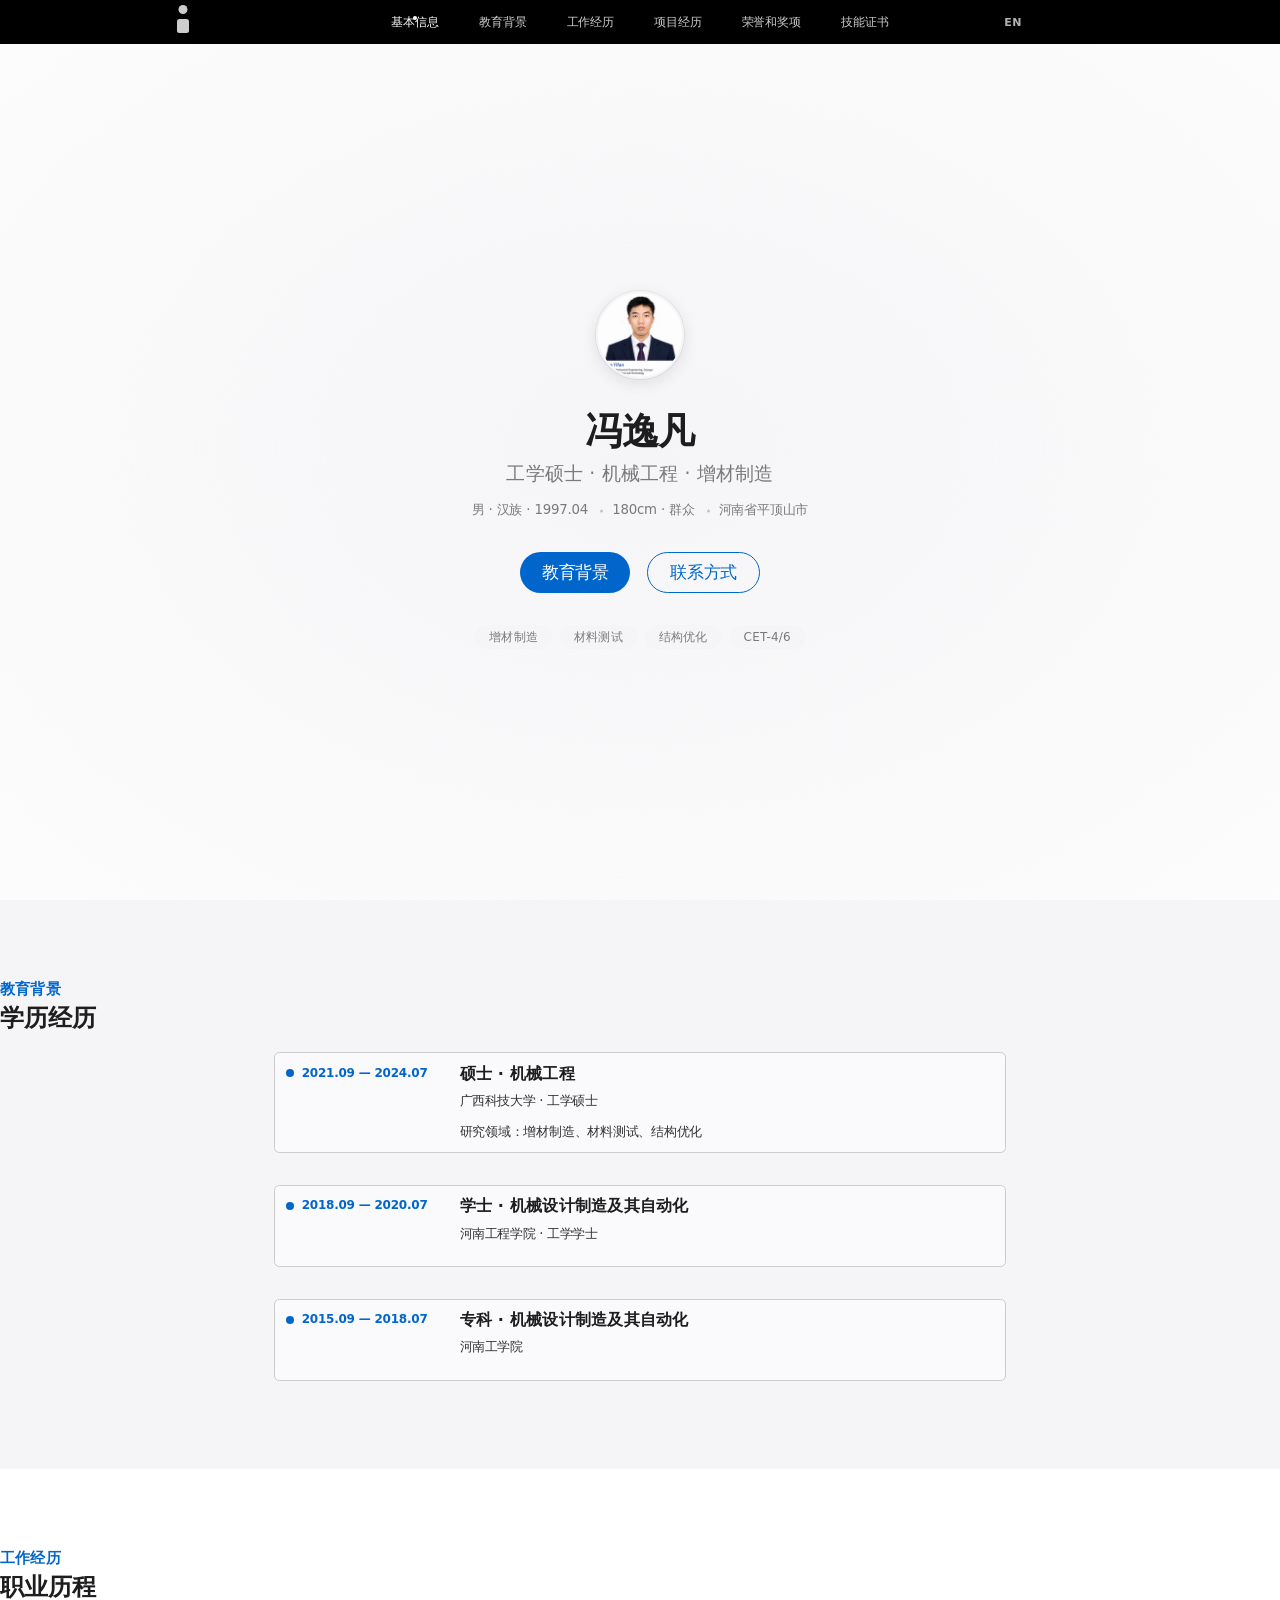
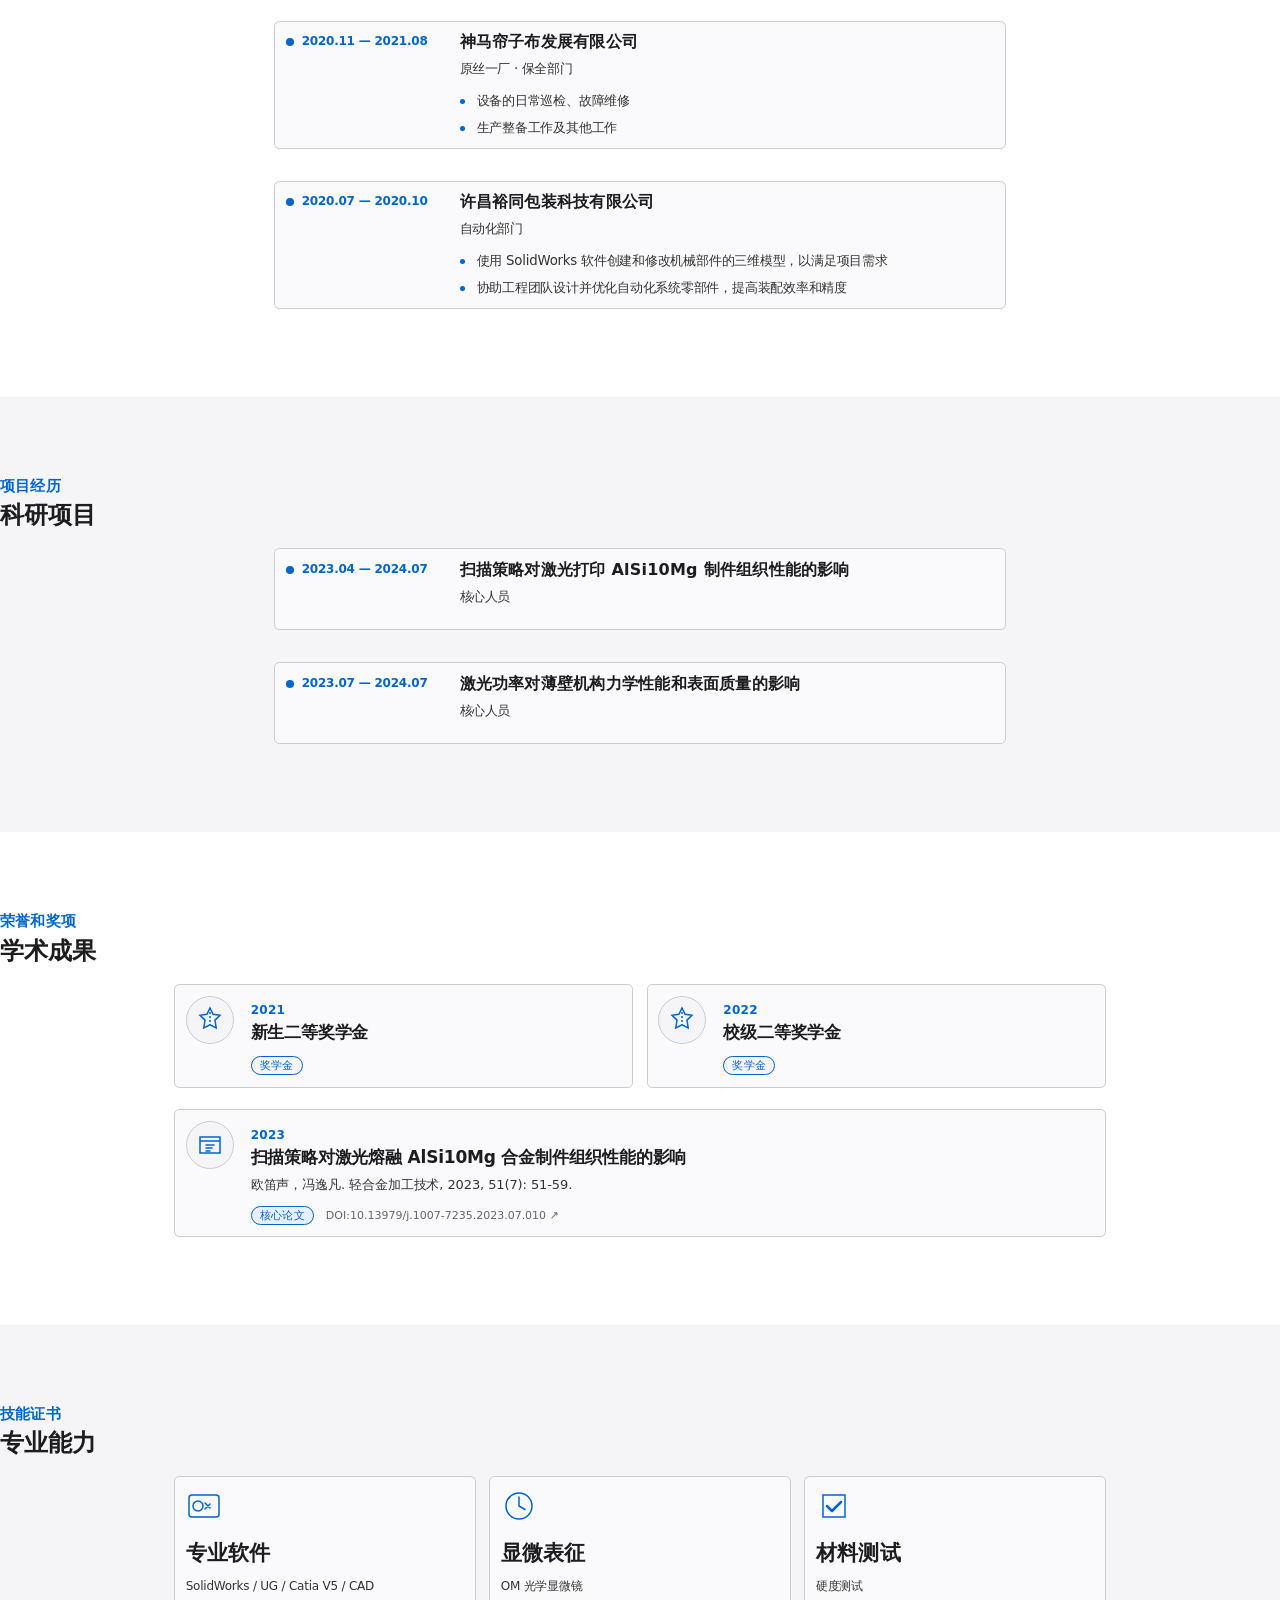
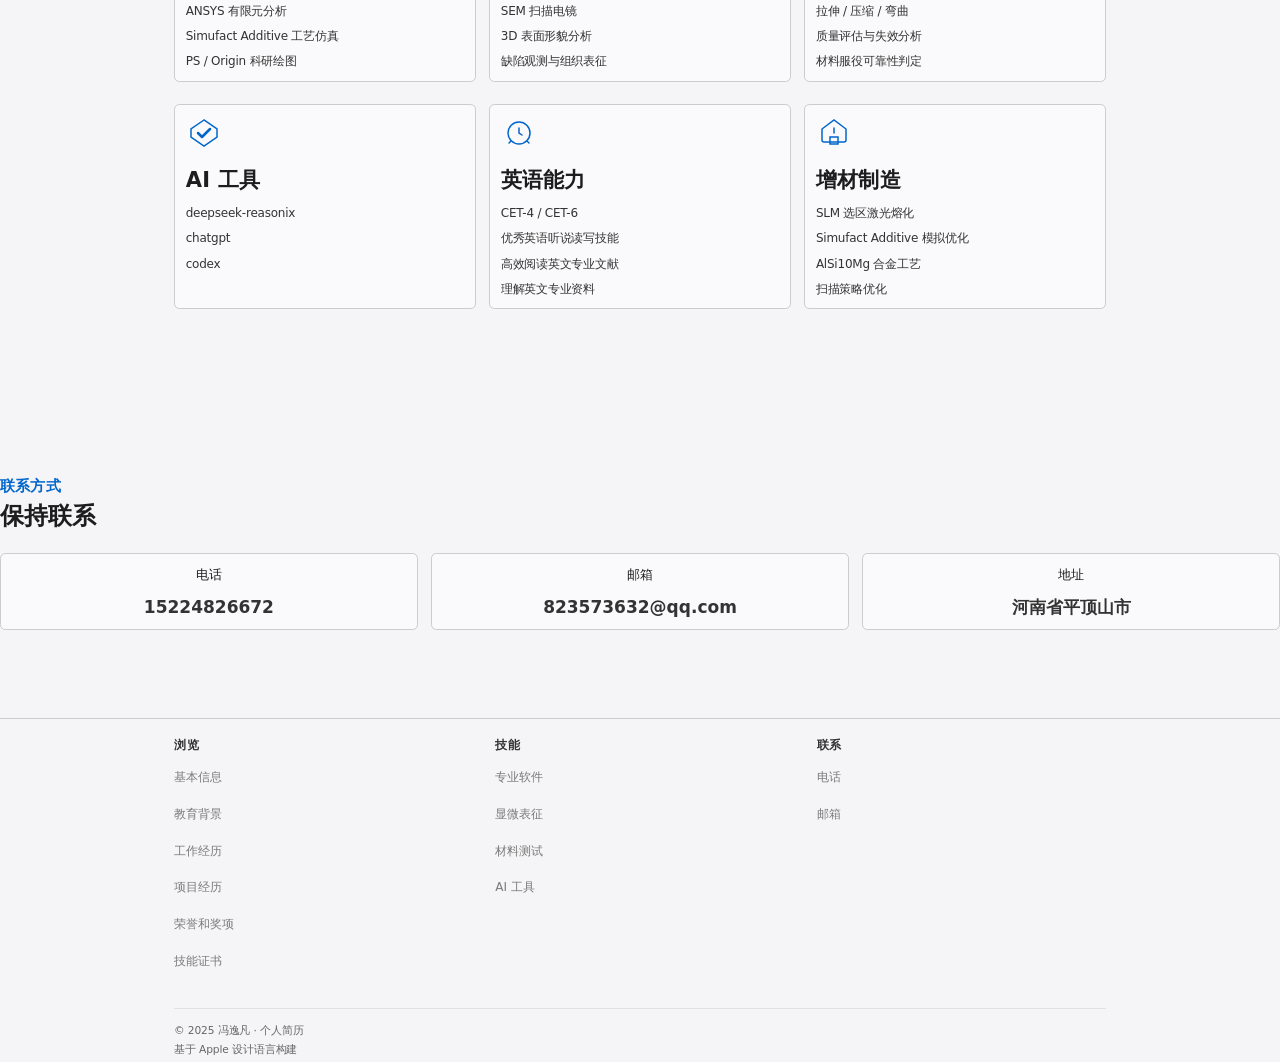
<file: index.html>
<!DOCTYPE html>
<html lang="zh-CN">
<head>
  <meta charset="UTF-8">
  <meta name="viewport" content="width=device-width, initial-scale=1.0">

  <!-- Primary Meta -->
  <title>冯逸凡 · 机械工程硕士 · 个人简历</title>
  <meta name="description" content="冯逸凡，工学硕士，广西科技大学机械工程专业。研究方向：增材制造、材料测试、结构优化。掌握 SLM、Simufact Additive、SolidWorks 等专业技能。">
  <meta name="keywords" content="冯逸凡,机械工程,增材制造,3D打印,个人简历,广西科技大学,SLM,AlSi10Mg">
  <meta name="author" content="冯逸凡">
  <meta name="theme-color" content="#000000">

  <!-- Open Graph -->
  <meta property="og:type" content="profile">
  <meta property="og:title" content="冯逸凡 · 机械工程硕士 · 个人简历">
  <meta property="og:description" content="工学硕士，研究方向：增材制造、材料测试、结构优化。">
  <meta property="og:locale" content="zh_CN">
  <meta property="og:site_name" content="冯逸凡个人简历">
  <meta property="profile:first_name" content="逸凡">
  <meta property="profile:last_name" content="冯">
  <meta property="profile:gender" content="male">

  <!-- Twitter Card -->
  <meta name="twitter:card" content="summary">
  <meta name="twitter:title" content="冯逸凡 · 机械工程硕士 · 个人简历">
  <meta name="twitter:description" content="工学硕士，研究方向：增材制造、材料测试、结构优化。">

  <!-- Favicon -->
  <link rel="icon" type="image/svg+xml" href="data:image/svg+xml,%3Csvg xmlns='http://www.w3.org/2000/svg' viewBox='0 0 32 32'%3E%3Crect width='32' height='32' rx='6' fill='%231d1d1f'/%3E%3Cpath d='M16 8a4 4 0 100-8 4 4 0 000 8zm-8 14c0-4.418 3.582-8 8-8s8 3.582 8 8v4H8v-4z' fill='%23fff'/%3E%3C/svg%3E">
  <link rel="stylesheet" href="assets/css/style.css?v=10">
  <link rel="alternate" hreflang="zh-CN" href="index.html">
  <link rel="alternate" hreflang="en" href="index-en.html">

  <!-- JSON-LD Structured Data -->
  <script type="application/ld+json">
  {
    "@context": "https://schema.org",
    "@type": "Person",
    "name": "冯逸凡",
    "givenName": "逸凡",
    "familyName": "冯",
    "gender": "Male",
    "birthDate": "1997-04",
    "height": "180 cm",
    "nationality": "汉族",
    "address": {
      "@type": "PostalAddress",
      "addressRegion": "河南省",
      "addressLocality": "平顶山市"
    },
    "email": "823573632@qq.com",
    "telephone": "15224826672",
    "alumniOf": [
      {
        "@type": "CollegeOrUniversity",
        "name": "广西科技大学",
        "sameAs": "https://www.gxust.edu.cn"
      },
      {
        "@type": "CollegeOrUniversity",
        "name": "河南工程学院"
      },
      {
        "@type": "CollegeOrUniversity",
        "name": "河南工学院"
      }
    ],
    "knowsAbout": [
      "增材制造",
      "材料测试",
      "结构优化",
      "SLM 选区激光熔化",
      "Simufact Additive",
      "SolidWorks",
      "ANSYS"
    ],
    "hasCredential": {
      "@type": "EducationalOccupationalCredential",
      "credentialCategory": "master degree",
      "name": "工学硕士"
    }
  }
  </script>
</head>
<body>
  <!-- Global Nav -->
  <nav class="global-nav" role="navigation" aria-label="主导航">
    <div class="nav-inner">
      <a href="/" class="nav-logo" aria-label="首页">
        <svg width="18" height="44" viewBox="0 0 18 44" fill="none">
          <path d="M9 14a4.5 4.5 0 100-9 4.5 4.5 0 000 9z" fill="#fff"/>
          <rect x="3" y="19" width="12" height="14" rx="2.5" fill="#fff"/>
        </svg>
      </a>
      <ul class="nav-links" role="menubar">
        <li role="none"><a href="#basic" role="menuitem" class="nav-link">基本信息</a></li>
        <li role="none"><a href="#education" role="menuitem" class="nav-link">教育背景</a></li>
        <li role="none"><a href="#experience" role="menuitem" class="nav-link">工作经历</a></li>
        <li role="none"><a href="#projects" role="menuitem" class="nav-link">项目经历</a></li>
        <li role="none"><a href="#awards" role="menuitem" class="nav-link">荣誉和奖项</a></li>
        <li role="none"><a href="#skills" role="menuitem" class="nav-link">技能证书</a></li>
      </ul>
      <a href="index-en.html" class="lang-toggle" title="English">EN</a>
      <button class="nav-toggle" aria-label="切换菜单" aria-expanded="false">
        <span></span><span></span>
      </button>
    </div>
  </nav>

  <main>
    <!-- ===== 1. 基本信息 ===== -->
    <section class="hero-tile" id="basic">
      <div class="tile-inner">
        <div class="hero-avatar">
          <div class="avatar-photo">
            <img src="photo.jpg" alt="冯逸凡" width="88" height="88" loading="lazy">
          </div>
        </div>
        <h1 class="hero-display">冯逸凡</h1>
        <p class="hero-tagline">工学硕士 · 机械工程 · 增材制造</p>
        <div class="hero-meta">
          <span>男 · 汉族 · 1997.04</span>
          <span>180cm · 群众</span>
          <span>河南省平顶山市</span>
        </div>
        <div class="hero-actions">
          <a href="#education" class="button-primary">教育背景</a>
          <a href="#contact" class="button-secondary">联系方式</a>
          <!-- 导出PDF按钮已移除 -->
        </div>
        <div class="hero-badges">
          <span class="hero-badge">增材制造</span>
          <span class="hero-badge">材料测试</span>
          <span class="hero-badge">结构优化</span>
          <span class="hero-badge">CET-4/6</span>
        </div>
      </div>
    </section>

    <!-- ===== 2. 教育背景 ===== -->
    <section class="section-tile section-tile-parchment" id="education">
      <div class="tile-inner">
        <span class="section-label">教育背景</span>
        <h2 class="display-lg">学历经历</h2>
      </div>
      <div class="timeline">
        <div class="timeline-card">
          <div class="card-year"><span class="year-dot"></span>2021.09 — 2024.07</div>
          <div class="card-body">
            <h3 class="card-title">硕士 · 机械工程</h3>
            <p class="card-subtitle">广西科技大学 · 工学硕士</p>
            <p class="card-desc">研究领域：增材制造、材料测试、结构优化</p>
          </div>
        </div>
        <div class="timeline-card">
          <div class="card-year"><span class="year-dot"></span>2018.09 — 2020.07</div>
          <div class="card-body">
            <h3 class="card-title">学士 · 机械设计制造及其自动化</h3>
            <p class="card-subtitle">河南工程学院 · 工学学士</p>
          </div>
        </div>
        <div class="timeline-card">
          <div class="card-year"><span class="year-dot"></span>2015.09 — 2018.07</div>
          <div class="card-body">
            <h3 class="card-title">专科 · 机械设计制造及其自动化</h3>
            <p class="card-subtitle">河南工学院</p>
          </div>
        </div>
      </div>
    </section>

    <!-- ===== 3. 工作经历 ===== -->
    <section class="section-tile section-tile-light" id="experience">
      <div class="tile-inner">
        <span class="section-label">工作经历</span>
        <h2 class="display-lg">职业历程</h2>
      </div>
      <div class="timeline">
        <div class="timeline-card">
          <div class="card-year"><span class="year-dot"></span>2020.11 — 2021.08</div>
          <div class="card-body">
            <h3 class="card-title">神马帘子布发展有限公司</h3>
            <p class="card-subtitle">原丝一厂 · 保全部门</p>
            <ul class="card-detail-list">
              <li>设备的日常巡检、故障维修</li>
              <li>生产整备工作及其他工作</li>
            </ul>
          </div>
        </div>
        <div class="timeline-card">
          <div class="card-year"><span class="year-dot"></span>2020.07 — 2020.10</div>
          <div class="card-body">
            <h3 class="card-title">许昌裕同包装科技有限公司</h3>
            <p class="card-subtitle">自动化部门</p>
            <ul class="card-detail-list">
              <li>使用 SolidWorks 软件创建和修改机械部件的三维模型，以满足项目需求</li>
              <li>协助工程团队设计并优化自动化系统零部件，提高装配效率和精度</li>
            </ul>
          </div>
        </div>
      </div>
    </section>

    <!-- ===== 4. 项目经历 ===== -->
    <section class="section-tile section-tile-parchment" id="projects">
      <div class="tile-inner">
        <span class="section-label">项目经历</span>
        <h2 class="display-lg">科研项目</h2>
      </div>
      <div class="timeline">
        <div class="timeline-card">
          <div class="card-year"><span class="year-dot"></span>2023.04 — 2024.07</div>
          <div class="card-body">
            <h3 class="card-title">扫描策略对激光打印 AlSi10Mg 制件组织性能的影响</h3>
            <p class="card-subtitle">核心人员</p>
          </div>
        </div>
        <div class="timeline-card">
          <div class="card-year"><span class="year-dot"></span>2023.07 — 2024.07</div>
          <div class="card-body">
            <h3 class="card-title">激光功率对薄壁机构力学性能和表面质量的影响</h3>
            <p class="card-subtitle">核心人员</p>
          </div>
        </div>
      </div>
    </section>

    <!-- ===== 5. 荣誉和奖项 ===== -->
    <section class="section-tile section-tile-light" id="awards">
      <div class="tile-inner">
        <span class="section-label">荣誉和奖项</span>
        <h2 class="display-lg">学术成果</h2>
      </div>
      <div class="awards-grid">
        <div class="award-card">
          <div class="award-icon-wrap">
            <svg width="28" height="28" viewBox="0 0 28 28" fill="none">
              <path d="M14 2l3.09 6.26L24 9.27l-5 4.87L20.18 22 14 18.77 7.82 22 9 14.14 4 9.27l6.91-1.01L14 2z" stroke="#0066cc" stroke-width="1.5" fill="none"/>
              <path d="M14 2v16.77" stroke="#0066cc" stroke-width="1.5" stroke-dasharray="2 2"/>
            </svg>
          </div>
          <div class="award-content">
            <span class="award-year">2021</span>
            <h3 class="award-title">新生二等奖学金</h3>
            <span class="award-badge">奖学金</span>
          </div>
        </div>
        <div class="award-card">
          <div class="award-icon-wrap">
            <svg width="28" height="28" viewBox="0 0 28 28" fill="none">
              <path d="M14 2l3.09 6.26L24 9.27l-5 4.87L20.18 22 14 18.77 7.82 22 9 14.14 4 9.27l6.91-1.01L14 2z" stroke="#0066cc" stroke-width="1.5" fill="none"/>
              <path d="M14 2v16.77" stroke="#0066cc" stroke-width="1.5" stroke-dasharray="2 2"/>
            </svg>
          </div>
          <div class="award-content">
            <span class="award-year">2022</span>
            <h3 class="award-title">校级二等奖学金</h3>
            <span class="award-badge">奖学金</span>
          </div>
        </div>
        <div class="award-card award-card-featured">
          <div class="award-icon-wrap">
            <svg width="28" height="28" viewBox="0 0 28 28" fill="none">
              <path d="M4 6h20v16H4V6z" stroke="#0066cc" stroke-width="1.5" fill="none"/>
              <path d="M4 10h20" stroke="#0066cc" stroke-width="1.5"/>
              <path d="M10 14h8M10 17h6M10 20h4" stroke="#0066cc" stroke-width="1.5" stroke-linecap="round"/>
            </svg>
          </div>
          <div class="award-content">
            <span class="award-year">2023</span>
            <h3 class="award-title">扫描策略对激光熔融 AlSi10Mg 合金制件组织性能的影响</h3>
            <p class="award-citation">欧笛声，冯逸凡. 轻合金加工技术, 2023, 51(7): 51-59.</p>
            <div class="award-meta">
              <span class="award-badge award-badge-paper">核心论文</span>
              <a class="award-doi" href="https://doi.org/10.13979/j.1007-7235.2023.07.010" target="_blank" rel="noopener">DOI:10.13979/j.1007-7235.2023.07.010 ↗</a>
            </div>
          </div>
        </div>
      </div>
    </section>

    <!-- ===== Back to Top Button ===== -->
    <button class="back-to-top" aria-label="回到顶部">
      <svg width="20" height="20" viewBox="0 0 20 20" fill="none">
        <path d="M10 16V4M4 10l6-6 6 6" stroke="currentColor" stroke-width="1.8" stroke-linecap="round" stroke-linejoin="round"/>
      </svg>
    </button>

    <!-- ===== 6. 技能证书 ===== -->
    <section class="section-tile section-tile-parchment" id="skills">
      <div class="tile-inner">
        <span class="section-label">技能证书</span>
        <h2 class="display-lg">专业能力</h2>
      </div>
      <div class="skills-grid">
        <div class="skill-card">
          <div class="skill-icon">
            <svg width="36" height="36" viewBox="0 0 36 36" fill="none">
              <rect x="3" y="7" width="30" height="22" rx="3" stroke="#2997ff" stroke-width="1.5"/>
              <circle cx="12" cy="18" r="5" stroke="#2997ff" stroke-width="1.5"/>
              <path d="M19 15l5 5M19 21l5-5" stroke="#2997ff" stroke-width="1.5" stroke-linecap="round"/>
            </svg>
          </div>
          <h3 class="skill-title">专业软件</h3>
          <ul class="skill-list">
            <li>SolidWorks / UG / Catia V5 / CAD</li>
            <li>ANSYS 有限元分析</li>
            <li>Simufact Additive 工艺仿真</li>
            <li>PS / Origin 科研绘图</li>
          </ul>
        </div>
        <div class="skill-card">
          <div class="skill-icon">
            <svg width="36" height="36" viewBox="0 0 36 36" fill="none">
              <circle cx="18" cy="18" r="13" stroke="#2997ff" stroke-width="1.5" fill="none"/>
              <path d="M18 9v9l6 3.5" stroke="#2997ff" stroke-width="1.5" stroke-linecap="round"/>
              <path d="M9 9l-2 2" stroke="#2997ff" stroke-width="1.5" stroke-linecap="round"/>
            </svg>
          </div>
          <h3 class="skill-title">显微表征</h3>
          <ul class="skill-list">
            <li>OM 光学显微镜</li>
            <li>SEM 扫描电镜</li>
            <li>3D 表面形貌分析</li>
            <li>缺陷观测与组织表征</li>
          </ul>
        </div>
        <div class="skill-card">
          <div class="skill-icon">
            <svg width="36" height="36" viewBox="0 0 36 36" fill="none">
              <path d="M7 7h22v22H7z" stroke="#2997ff" stroke-width="1.5" fill="none"/>
              <path d="M11 18l5 5 9-9" stroke="#2997ff" stroke-width="2.5" stroke-linecap="round" stroke-linejoin="round"/>
            </svg>
          </div>
          <h3 class="skill-title">材料测试</h3>
          <ul class="skill-list">
            <li>硬度测试</li>
            <li>拉伸 / 压缩 / 弯曲</li>
            <li>质量评估与失效分析</li>
            <li>材料服役可靠性判定</li>
          </ul>
        </div>
        <div class="skill-card">
          <div class="skill-icon">
            <svg width="36" height="36" viewBox="0 0 36 36" fill="none">
              <path d="M18 5L5 14v8l13 9 13-9v-8L18 5z" stroke="#2997ff" stroke-width="1.5" fill="none"/>
              <path d="M12 18l4 4 8-8" stroke="#2997ff" stroke-width="2.5" stroke-linecap="round" stroke-linejoin="round"/>
            </svg>
          </div>
          <h3 class="skill-title">AI 工具</h3>
          <ul class="skill-list">
            <li>deepseek-reasonix</li>
            <li>chatgpt</li>
            <li>codex</li>
          </ul>
        </div>
        <div class="skill-card">
          <div class="skill-icon">
            <svg width="36" height="36" viewBox="0 0 36 36" fill="none">
              <circle cx="18" cy="18" r="11" stroke="#2997ff" stroke-width="1.5" fill="none"/>
              <path d="M18 13v5l3 2" stroke="#2997ff" stroke-width="1.5" stroke-linecap="round"/>
              <path d="M10 26l-2 2" stroke="#2997ff" stroke-width="1.5" stroke-linecap="round"/>
              <path d="M26 26l2 2" stroke="#2997ff" stroke-width="1.5" stroke-linecap="round"/>
            </svg>
          </div>
          <h3 class="skill-title">英语能力</h3>
          <ul class="skill-list">
            <li>CET-4 / CET-6</li>
            <li>优秀英语听说读写技能</li>
            <li>高效阅读英文专业文献</li>
            <li>理解英文专业资料</li>
          </ul>
        </div>
        <div class="skill-card">
          <div class="skill-icon">
            <svg width="36" height="36" viewBox="0 0 36 36" fill="none">
              <path d="M6 14l12-9 12 9v11a2 2 0 01-2 2H8a2 2 0 01-2-2V14z" stroke="#2997ff" stroke-width="1.5" fill="none"/>
              <path d="M14 22h8v7h-8z" stroke="#2997ff" stroke-width="1.5" fill="none"/>
              <path d="M18 13v5" stroke="#2997ff" stroke-width="1.5" stroke-linecap="round"/>
            </svg>
          </div>
          <h3 class="skill-title">增材制造</h3>
          <ul class="skill-list">
            <li>SLM 选区激光熔化</li>
            <li>Simufact Additive 模拟优化</li>
            <li>AlSi10Mg 合金工艺</li>
            <li>扫描策略优化</li>
          </ul>
        </div>
      </div>
    </section>

    <!-- ===== 联系方式 ===== -->
    <section class="section-tile section-tile-parchment" id="contact">
      <div class="tile-inner">
        <span class="section-label">联系方式</span>
        <h2 class="display-lg">保持联系</h2>
        <div class="contact-grid">
          <a href="tel:15224826672" class="contact-item">
            <svg width="28" height="28" viewBox="0 0 28 28" fill="none">
              <path d="M25 19.92v3a2 2 0 01-2.18 2 19.79 19.79 0 01-8.63-3.07 19.5 19.5 0 01-6-6A19.79 19.79 0 015.12 7.18 2 2 0 017.11 5h3a2 2 0 012 1.72c.127.96.362 1.903.7 2.81a2 2 0 01-.45 2.11L11.09 12.9a16 16 0 006 6l1.27-1.27a2 2 0 012.11-.45c.907.338 1.85.573 2.81.7A2 2 0 0125 19.92z" stroke="#2997ff" stroke-width="1.5" fill="none"/>
            </svg>
            <span class="contact-label">电话</span>
            <span class="contact-detail">15224826672</span>
          </a>
          <a href="mailto:823573632@qq.com" class="contact-item">
            <svg width="28" height="28" viewBox="0 0 28 28" fill="none">
              <rect x="2" y="5" width="24" height="18" rx="3" stroke="#2997ff" stroke-width="1.5" fill="none"/>
              <path d="M2 7l12 9 12-9" stroke="#2997ff" stroke-width="1.5" fill="none"/>
            </svg>
            <span class="contact-label">邮箱</span>
            <span class="contact-detail">823573632@qq.com</span>
          </a>
          <div class="contact-item">
            <svg width="28" height="28" viewBox="0 0 28 28" fill="none">
              <path d="M14 2C7.373 2 2 7.373 2 14s5.373 12 12 12 12-5.373 12-12S20.627 2 14 2z" stroke="#2997ff" stroke-width="1.5" fill="none"/>
              <path d="M10 14l-3-3M10 14l-3 3M10 14h10M14 10v8" stroke="#2997ff" stroke-width="1.5" stroke-linecap="round"/>
            </svg>
            <span class="contact-label">地址</span>
            <span class="contact-detail">河南省平顶山市</span>
          </div>
        </div>
      </div>
    </section>
  </main>

  <!-- Footer -->
  <footer class="footer">
    <div class="footer-inner">
      <div class="footer-nav">
        <div class="footer-col">
          <h4 class="footer-col-title">浏览</h4>
          <ul class="footer-links">
            <li><a href="#basic">基本信息</a></li>
            <li><a href="#education">教育背景</a></li>
            <li><a href="#experience">工作经历</a></li>
            <li><a href="#projects">项目经历</a></li>
            <li><a href="#awards">荣誉和奖项</a></li>
            <li><a href="#skills">技能证书</a></li>
          </ul>
        </div>
        <div class="footer-col">
          <h4 class="footer-col-title">技能</h4>
          <ul class="footer-links">
            <li><a href="#skills">专业软件</a></li>
            <li><a href="#skills">显微表征</a></li>
            <li><a href="#skills">材料测试</a></li>
            <li><a href="#skills">AI 工具</a></li>
          </ul>
        </div>
        <div class="footer-col">
          <h4 class="footer-col-title">联系</h4>
          <ul class="footer-links">
            <li><a href="tel:15224826672">电话</a></li>
            <li><a href="mailto:823573632@qq.com">邮箱</a></li>
          </ul>
        </div>
      </div>
      <div class="footer-divider"></div>
      <div class="footer-legal">
        <p>© 2025 冯逸凡 · 个人简历</p>
        <p>基于 Apple 设计语言构建</p>
      </div>
    </div>
  </footer>

  <script src="assets/js/main.js"></script>
</body>
</html>
</file>
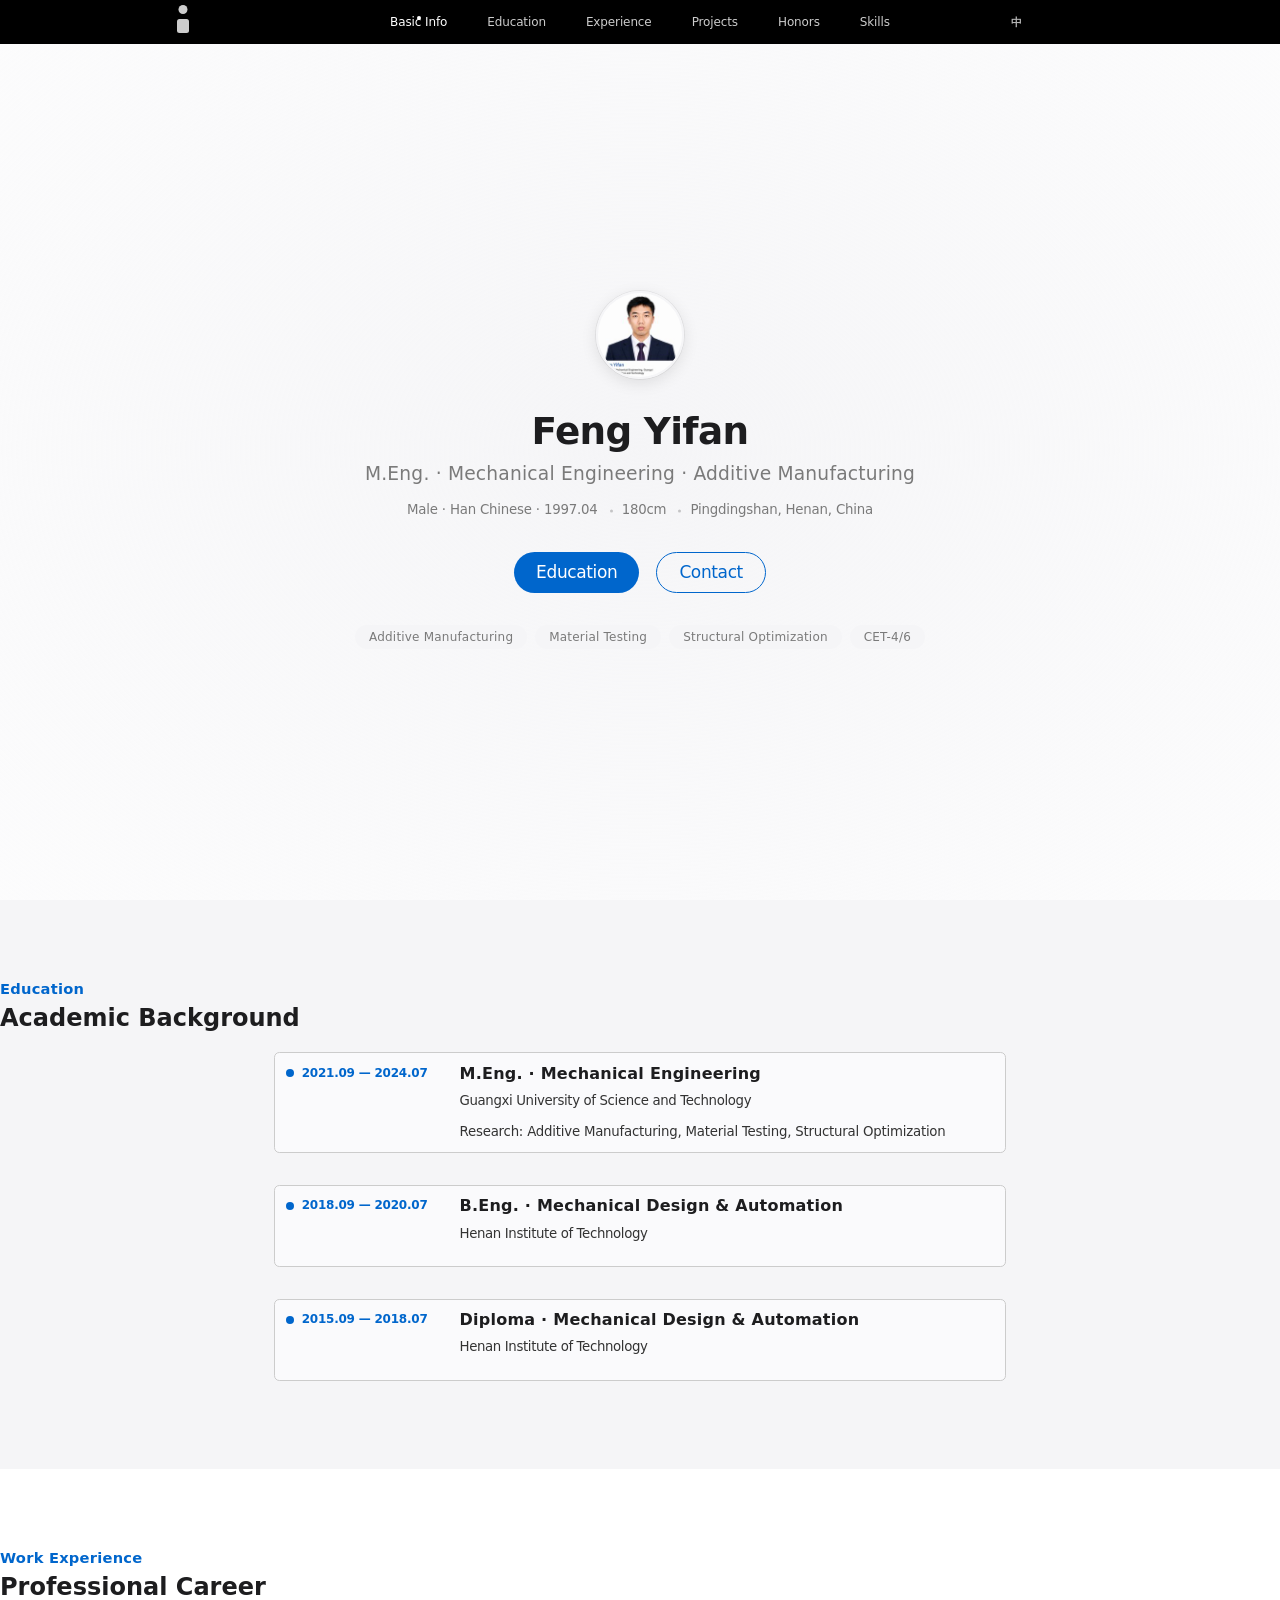
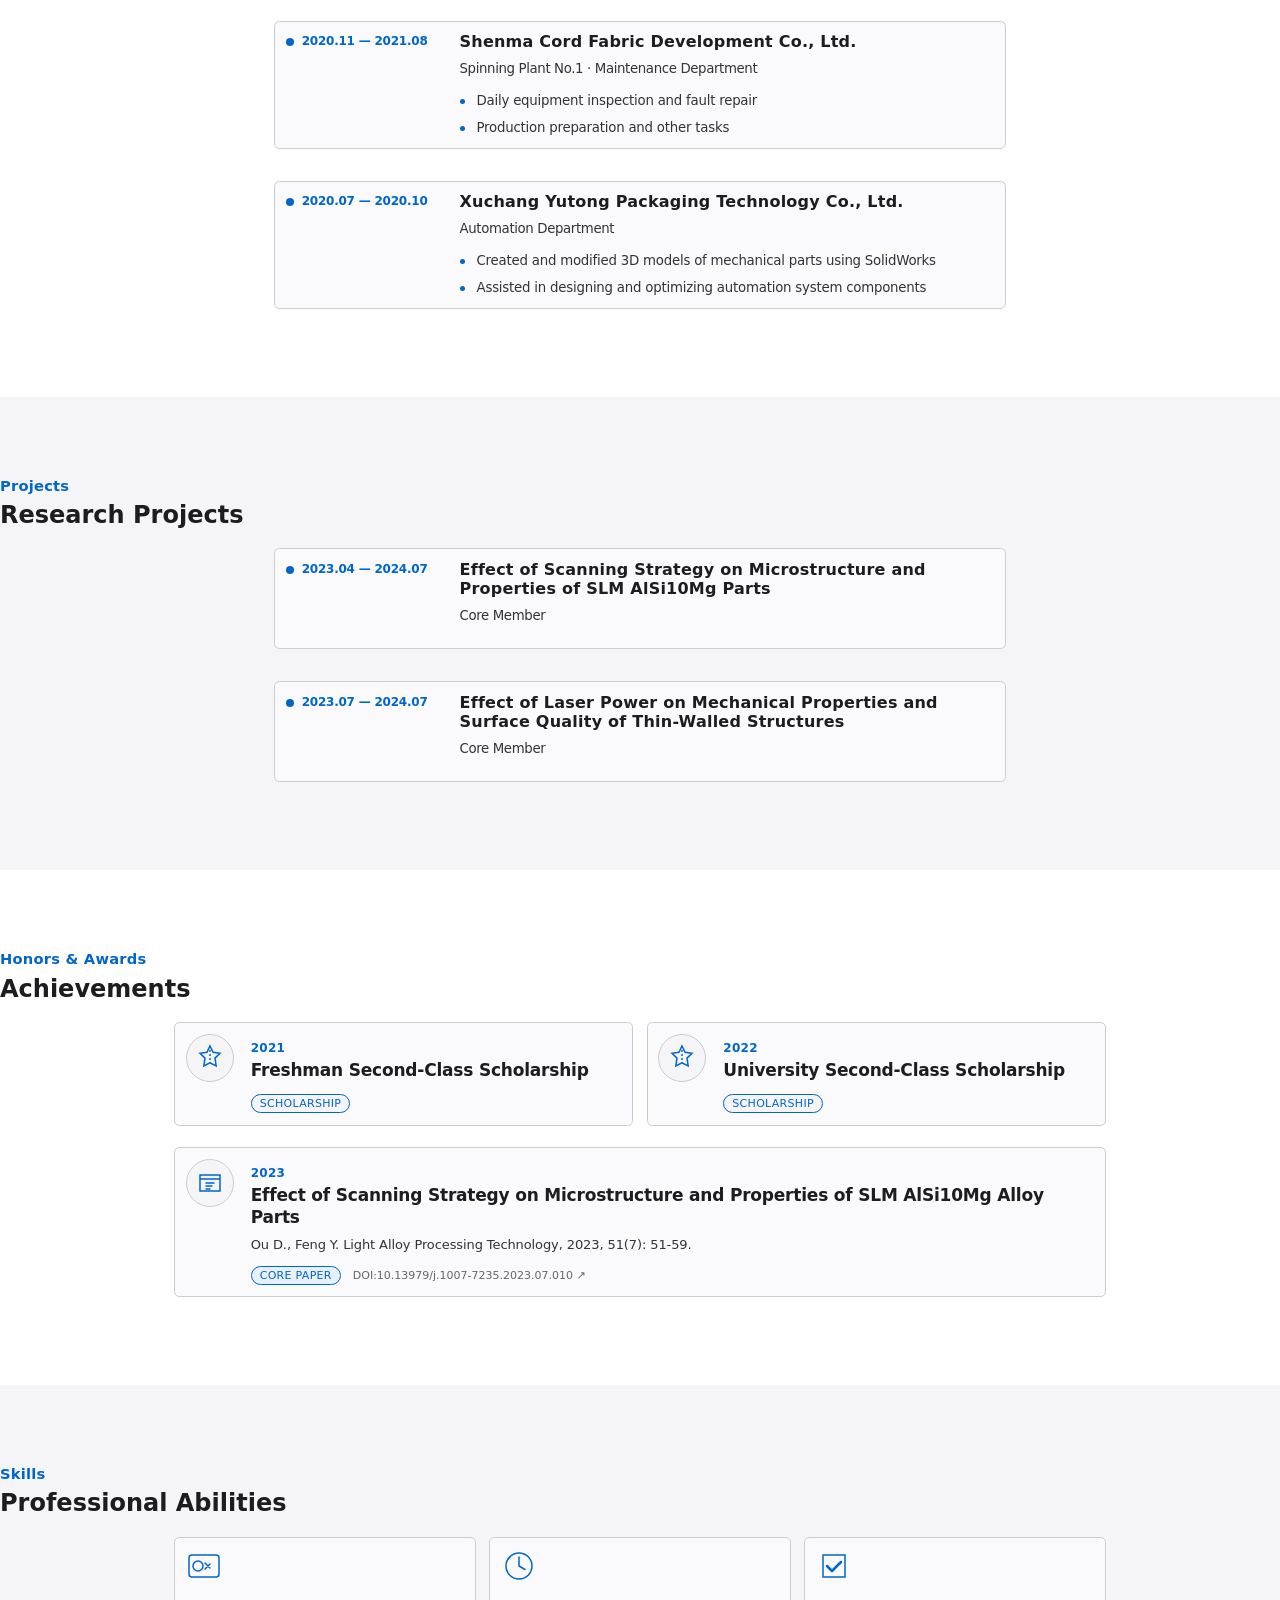
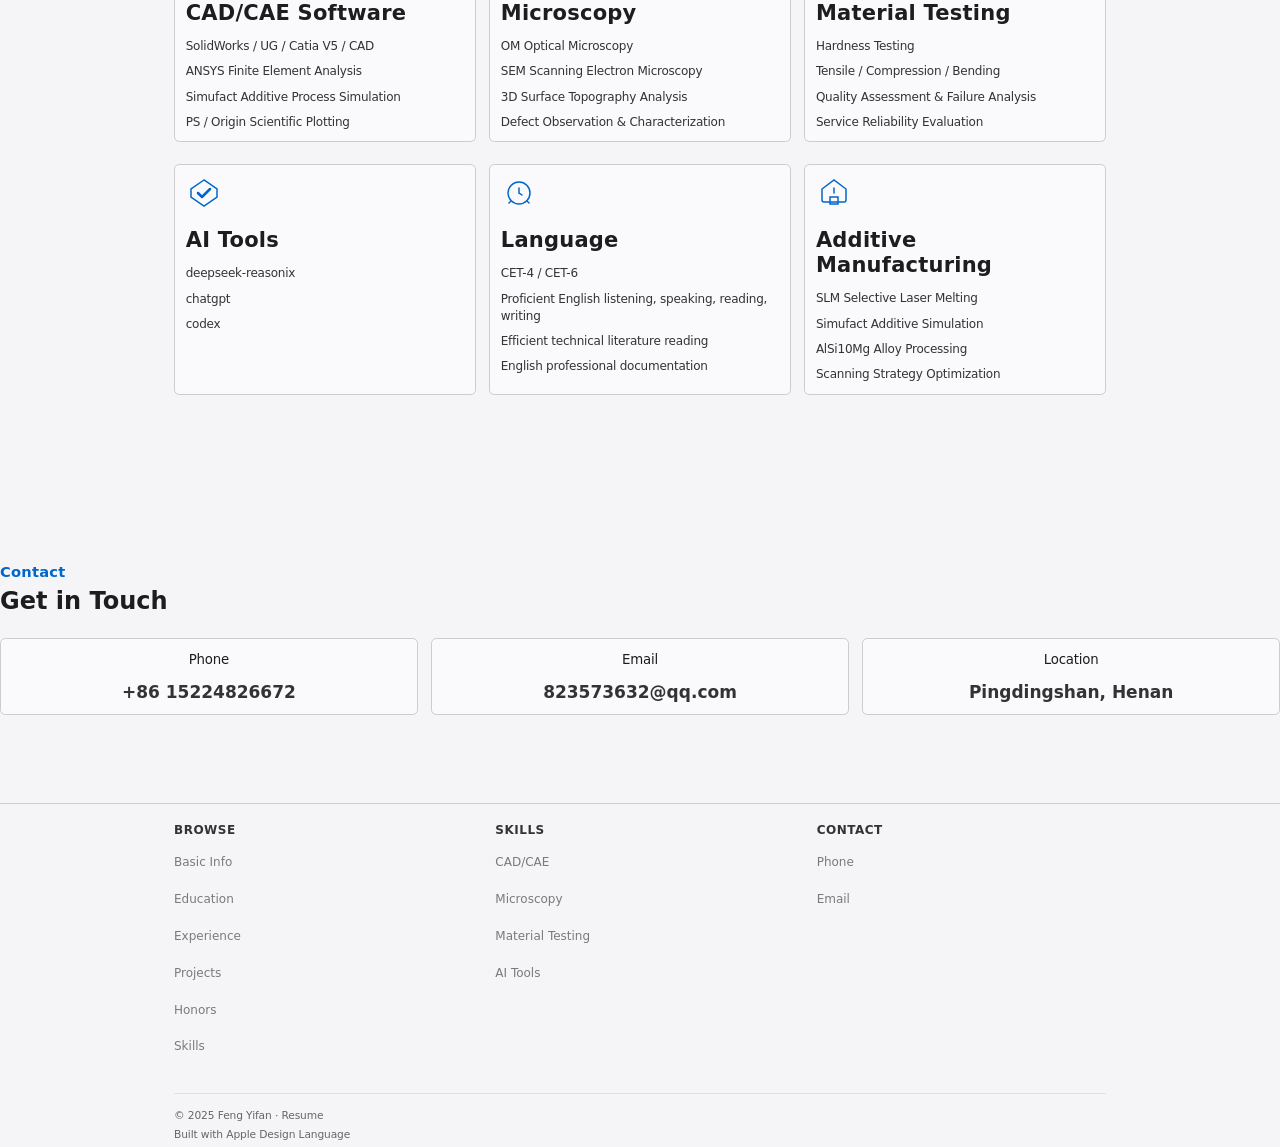
<file: index-en.html>
<!DOCTYPE html>
<html lang="en">
<head>
  <meta charset="UTF-8">
  <meta name="viewport" content="width=device-width, initial-scale=1.0">

  <title>Feng Yifan · Resume</title>
  <meta name="description" content="Feng Yifan, Master of Engineering in Mechanical Engineering. Research: Additive Manufacturing, Material Testing, Structural Optimization.">
  <meta name="theme-color" content="#000000">

  <meta property="og:type" content="profile">
  <meta property="og:title" content="Feng Yifan · Resume">
  <meta property="og:description" content="Master of Engineering — Additive Manufacturing, Material Testing">
  <meta property="og:locale" content="en_US">
  <meta property="profile:first_name" content="Yifan">
  <meta property="profile:last_name" content="Feng">
  <meta property="profile:gender" content="male">

  <meta name="twitter:card" content="summary">
  <meta name="twitter:title" content="Feng Yifan · Resume">

  <link rel="icon" type="image/svg+xml" href="data:image/svg+xml,%3Csvg xmlns='http://www.w3.org/2000/svg' viewBox='0 0 32 32'%3E%3Crect width='32' height='32' rx='6' fill='%231d1d1f'/%3E%3Cpath d='M16 8a4 4 0 100-8 4 4 0 000 8zm-8 14c0-4.418 3.582-8 8-8s8 3.582 8 8v4H8v-4z' fill='%23fff'/%3E%3C/svg%3E">
  <link rel="stylesheet" href="assets/css/style.css?v=10">
  <link rel="alternate" hreflang="zh-CN" href="index.html">
  <link rel="alternate" hreflang="en" href="index-en.html">
</head>
<body>
  <nav class="global-nav" role="navigation" aria-label="Main navigation">
    <div class="nav-inner">
      <a href="/" class="nav-logo" aria-label="Home">
        <svg width="18" height="44" viewBox="0 0 18 44" fill="none">
          <path d="M9 14a4.5 4.5 0 100-9 4.5 4.5 0 000 9z" fill="#fff"/>
          <rect x="3" y="19" width="12" height="14" rx="2.5" fill="#fff"/>
        </svg>
      </a>
      <ul class="nav-links" role="menubar">
        <li role="none"><a href="#basic" role="menuitem" class="nav-link">Basic Info</a></li>
        <li role="none"><a href="#education" role="menuitem" class="nav-link">Education</a></li>
        <li role="none"><a href="#experience" role="menuitem" class="nav-link">Experience</a></li>
        <li role="none"><a href="#projects" role="menuitem" class="nav-link">Projects</a></li>
        <li role="none"><a href="#awards" role="menuitem" class="nav-link">Honors</a></li>
        <li role="none"><a href="#skills" role="menuitem" class="nav-link">Skills</a></li>
      </ul>
      <a href="index.html" class="lang-toggle" title="中文版">中</a>
      <button class="nav-toggle" aria-label="Toggle menu" aria-expanded="false">
        <span></span><span></span>
      </button>
    </div>
  </nav>

  <main>
    <!-- ===== 1. Basic Info ===== -->
    <section class="hero-tile" id="basic">
      <div class="tile-inner">
        <div class="hero-avatar">
          <div class="avatar-photo">
            <img src="photo.jpg" alt="Feng Yifan" width="88" height="88" loading="lazy">
          </div>
        </div>
        <h1 class="hero-display">Feng Yifan</h1>
        <p class="hero-tagline">M.Eng. · Mechanical Engineering · Additive Manufacturing</p>
        <div class="hero-meta">
          <span>Male · Han Chinese · 1997.04</span>
          <span>180cm</span>
          <span>Pingdingshan, Henan, China</span>
        </div>
        <div class="hero-actions">
          <a href="#education" class="button-primary">Education</a>
          <a href="#contact" class="button-secondary">Contact</a>
          <!-- Export PDF button removed -->
        </div>
        <div class="hero-badges">
          <span class="hero-badge">Additive Manufacturing</span>
          <span class="hero-badge">Material Testing</span>
          <span class="hero-badge">Structural Optimization</span>
          <span class="hero-badge">CET-4/6</span>
        </div>
      </div>
    </section>

    <!-- ===== 2. Education ===== -->
    <section class="section-tile section-tile-parchment" id="education">
      <div class="tile-inner">
        <span class="section-label">Education</span>
        <h2 class="display-lg">Academic Background</h2>
      </div>
      <div class="timeline">
        <div class="timeline-card">
          <div class="card-year"><span class="year-dot"></span>2021.09 — 2024.07</div>
          <div class="card-body">
            <h3 class="card-title">M.Eng. · Mechanical Engineering</h3>
            <p class="card-subtitle">Guangxi University of Science and Technology</p>
            <p class="card-desc">Research: Additive Manufacturing, Material Testing, Structural Optimization</p>
          </div>
        </div>
        <div class="timeline-card">
          <div class="card-year"><span class="year-dot"></span>2018.09 — 2020.07</div>
          <div class="card-body">
            <h3 class="card-title">B.Eng. · Mechanical Design & Automation</h3>
            <p class="card-subtitle">Henan Institute of Technology</p>
          </div>
        </div>
        <div class="timeline-card">
          <div class="card-year"><span class="year-dot"></span>2015.09 — 2018.07</div>
          <div class="card-body">
            <h3 class="card-title">Diploma · Mechanical Design & Automation</h3>
            <p class="card-subtitle">Henan Institute of Technology</p>
          </div>
        </div>
      </div>
    </section>

    <!-- ===== 3. Work Experience ===== -->
    <section class="section-tile section-tile-light" id="experience">
      <div class="tile-inner">
        <span class="section-label">Work Experience</span>
        <h2 class="display-lg">Professional Career</h2>
      </div>
      <div class="timeline">
        <div class="timeline-card">
          <div class="card-year"><span class="year-dot"></span>2020.11 — 2021.08</div>
          <div class="card-body">
            <h3 class="card-title">Shenma Cord Fabric Development Co., Ltd.</h3>
            <p class="card-subtitle">Spinning Plant No.1 · Maintenance Department</p>
            <ul class="card-detail-list">
              <li>Daily equipment inspection and fault repair</li>
              <li>Production preparation and other tasks</li>
            </ul>
          </div>
        </div>
        <div class="timeline-card">
          <div class="card-year"><span class="year-dot"></span>2020.07 — 2020.10</div>
          <div class="card-body">
            <h3 class="card-title">Xuchang Yutong Packaging Technology Co., Ltd.</h3>
            <p class="card-subtitle">Automation Department</p>
            <ul class="card-detail-list">
              <li>Created and modified 3D models of mechanical parts using SolidWorks</li>
              <li>Assisted in designing and optimizing automation system components</li>
            </ul>
          </div>
        </div>
      </div>
    </section>

    <!-- ===== 4. Projects ===== -->
    <section class="section-tile section-tile-parchment" id="projects">
      <div class="tile-inner">
        <span class="section-label">Projects</span>
        <h2 class="display-lg">Research Projects</h2>
      </div>
      <div class="timeline">
        <div class="timeline-card">
          <div class="card-year"><span class="year-dot"></span>2023.04 — 2024.07</div>
          <div class="card-body">
            <h3 class="card-title">Effect of Scanning Strategy on Microstructure and Properties of SLM AlSi10Mg Parts</h3>
            <p class="card-subtitle">Core Member</p>
          </div>
        </div>
        <div class="timeline-card">
          <div class="card-year"><span class="year-dot"></span>2023.07 — 2024.07</div>
          <div class="card-body">
            <h3 class="card-title">Effect of Laser Power on Mechanical Properties and Surface Quality of Thin-Walled Structures</h3>
            <p class="card-subtitle">Core Member</p>
          </div>
        </div>
      </div>
    </section>

    <!-- ===== 5. Honors & Awards ===== -->
    <section class="section-tile section-tile-light" id="awards">
      <div class="tile-inner">
        <span class="section-label">Honors &amp; Awards</span>
        <h2 class="display-lg">Achievements</h2>
      </div>
      <div class="awards-grid">
        <div class="award-card">
          <div class="award-icon-wrap">
            <svg width="28" height="28" viewBox="0 0 28 28" fill="none">
              <path d="M14 2l3.09 6.26L24 9.27l-5 4.87L20.18 22 14 18.77 7.82 22 9 14.14 4 9.27l6.91-1.01L14 2z" stroke="#0066cc" stroke-width="1.5" fill="none"/>
              <path d="M14 2v16.77" stroke="#0066cc" stroke-width="1.5" stroke-dasharray="2 2"/>
            </svg>
          </div>
          <div class="award-content">
            <span class="award-year">2021</span>
            <h3 class="award-title">Freshman Second-Class Scholarship</h3>
            <span class="award-badge">Scholarship</span>
          </div>
        </div>
        <div class="award-card">
          <div class="award-icon-wrap">
            <svg width="28" height="28" viewBox="0 0 28 28" fill="none">
              <path d="M14 2l3.09 6.26L24 9.27l-5 4.87L20.18 22 14 18.77 7.82 22 9 14.14 4 9.27l6.91-1.01L14 2z" stroke="#0066cc" stroke-width="1.5" fill="none"/>
              <path d="M14 2v16.77" stroke="#0066cc" stroke-width="1.5" stroke-dasharray="2 2"/>
            </svg>
          </div>
          <div class="award-content">
            <span class="award-year">2022</span>
            <h3 class="award-title">University Second-Class Scholarship</h3>
            <span class="award-badge">Scholarship</span>
          </div>
        </div>
        <div class="award-card award-card-featured">
          <div class="award-icon-wrap">
            <svg width="28" height="28" viewBox="0 0 28 28" fill="none">
              <path d="M4 6h20v16H4V6z" stroke="#0066cc" stroke-width="1.5" fill="none"/>
              <path d="M4 10h20" stroke="#0066cc" stroke-width="1.5"/>
              <path d="M10 14h8M10 17h6M10 20h4" stroke="#0066cc" stroke-width="1.5" stroke-linecap="round"/>
            </svg>
          </div>
          <div class="award-content">
            <span class="award-year">2023</span>
            <h3 class="award-title">Effect of Scanning Strategy on Microstructure and Properties of SLM AlSi10Mg Alloy Parts</h3>
            <p class="award-citation">Ou D., Feng Y. Light Alloy Processing Technology, 2023, 51(7): 51-59.</p>
            <div class="award-meta">
              <span class="award-badge award-badge-paper">Core Paper</span>
              <a class="award-doi" href="https://doi.org/10.13979/j.1007-7235.2023.07.010" target="_blank" rel="noopener">DOI:10.13979/j.1007-7235.2023.07.010 ↗</a>
            </div>
          </div>
        </div>
      </div>
    </section>

    <!-- ===== 6. Skills ===== -->
    <section class="section-tile section-tile-parchment" id="skills">
      <div class="tile-inner">
        <span class="section-label">Skills</span>
        <h2 class="display-lg">Professional Abilities</h2>
      </div>
      <div class="skills-grid">
        <div class="skill-card">
          <div class="skill-icon">
            <svg width="36" height="36" viewBox="0 0 36 36" fill="none">
              <rect x="3" y="7" width="30" height="22" rx="3" stroke="#2997ff" stroke-width="1.5"/>
              <circle cx="12" cy="18" r="5" stroke="#2997ff" stroke-width="1.5"/>
              <path d="M19 15l5 5M19 21l5-5" stroke="#2997ff" stroke-width="1.5" stroke-linecap="round"/>
            </svg>
          </div>
          <h3 class="skill-title">CAD/CAE Software</h3>
          <ul class="skill-list">
            <li>SolidWorks / UG / Catia V5 / CAD</li>
            <li>ANSYS Finite Element Analysis</li>
            <li>Simufact Additive Process Simulation</li>
            <li>PS / Origin Scientific Plotting</li>
          </ul>
        </div>
        <div class="skill-card">
          <div class="skill-icon">
            <svg width="36" height="36" viewBox="0 0 36 36" fill="none">
              <circle cx="18" cy="18" r="13" stroke="#2997ff" stroke-width="1.5" fill="none"/>
              <path d="M18 9v9l6 3.5" stroke="#2997ff" stroke-width="1.5" stroke-linecap="round"/>
              <path d="M9 9l-2 2" stroke="#2997ff" stroke-width="1.5" stroke-linecap="round"/>
            </svg>
          </div>
          <h3 class="skill-title">Microscopy</h3>
          <ul class="skill-list">
            <li>OM Optical Microscopy</li>
            <li>SEM Scanning Electron Microscopy</li>
            <li>3D Surface Topography Analysis</li>
            <li>Defect Observation & Characterization</li>
          </ul>
        </div>
        <div class="skill-card">
          <div class="skill-icon">
            <svg width="36" height="36" viewBox="0 0 36 36" fill="none">
              <path d="M7 7h22v22H7z" stroke="#2997ff" stroke-width="1.5" fill="none"/>
              <path d="M11 18l5 5 9-9" stroke="#2997ff" stroke-width="2.5" stroke-linecap="round" stroke-linejoin="round"/>
            </svg>
          </div>
          <h3 class="skill-title">Material Testing</h3>
          <ul class="skill-list">
            <li>Hardness Testing</li>
            <li>Tensile / Compression / Bending</li>
            <li>Quality Assessment & Failure Analysis</li>
            <li>Service Reliability Evaluation</li>
          </ul>
        </div>
        <div class="skill-card">
          <div class="skill-icon">
            <svg width="36" height="36" viewBox="0 0 36 36" fill="none">
              <path d="M18 5L5 14v8l13 9 13-9v-8L18 5z" stroke="#2997ff" stroke-width="1.5" fill="none"/>
              <path d="M12 18l4 4 8-8" stroke="#2997ff" stroke-width="2.5" stroke-linecap="round" stroke-linejoin="round"/>
            </svg>
          </div>
          <h3 class="skill-title">AI Tools</h3>
          <ul class="skill-list">
            <li>deepseek-reasonix</li>
            <li>chatgpt</li>
            <li>codex</li>
          </ul>
        </div>
        <div class="skill-card">
          <div class="skill-icon">
            <svg width="36" height="36" viewBox="0 0 36 36" fill="none">
              <circle cx="18" cy="18" r="11" stroke="#2997ff" stroke-width="1.5" fill="none"/>
              <path d="M18 13v5l3 2" stroke="#2997ff" stroke-width="1.5" stroke-linecap="round"/>
              <path d="M10 26l-2 2" stroke="#2997ff" stroke-width="1.5" stroke-linecap="round"/>
              <path d="M26 26l2 2" stroke="#2997ff" stroke-width="1.5" stroke-linecap="round"/>
            </svg>
          </div>
          <h3 class="skill-title">Language</h3>
          <ul class="skill-list">
            <li>CET-4 / CET-6</li>
            <li>Proficient English listening, speaking, reading, writing</li>
            <li>Efficient technical literature reading</li>
            <li>English professional documentation</li>
          </ul>
        </div>
        <div class="skill-card">
          <div class="skill-icon">
            <svg width="36" height="36" viewBox="0 0 36 36" fill="none">
              <path d="M6 14l12-9 12 9v11a2 2 0 01-2 2H8a2 2 0 01-2-2V14z" stroke="#2997ff" stroke-width="1.5" fill="none"/>
              <path d="M14 22h8v7h-8z" stroke="#2997ff" stroke-width="1.5" fill="none"/>
              <path d="M18 13v5" stroke="#2997ff" stroke-width="1.5" stroke-linecap="round"/>
            </svg>
          </div>
          <h3 class="skill-title">Additive Manufacturing</h3>
          <ul class="skill-list">
            <li>SLM Selective Laser Melting</li>
            <li>Simufact Additive Simulation</li>
            <li>AlSi10Mg Alloy Processing</li>
            <li>Scanning Strategy Optimization</li>
          </ul>
        </div>
      </div>
    </section>

    <!-- ===== Contact ===== -->
    <section class="section-tile section-tile-parchment" id="contact">
      <div class="tile-inner">
        <span class="section-label">Contact</span>
        <h2 class="display-lg">Get in Touch</h2>
        <div class="contact-grid">
          <a href="tel:15224826672" class="contact-item">
            <svg width="28" height="28" viewBox="0 0 28 28" fill="none">
              <path d="M25 19.92v3a2 2 0 01-2.18 2 19.79 19.79 0 01-8.63-3.07 19.5 19.5 0 01-6-6A19.79 19.79 0 015.12 7.18 2 2 0 017.11 5h3a2 2 0 012 1.72c.127.96.362 1.903.7 2.81a2 2 0 01-.45 2.11L11.09 12.9a16 16 0 006 6l1.27-1.27a2 2 0 012.11-.45c.907.338 1.85.573 2.81.7A2 2 0 0125 19.92z" stroke="#2997ff" stroke-width="1.5" fill="none"/>
            </svg>
            <span class="contact-label">Phone</span>
            <span class="contact-detail">+86 15224826672</span>
          </a>
          <a href="mailto:823573632@qq.com" class="contact-item">
            <svg width="28" height="28" viewBox="0 0 28 28" fill="none">
              <rect x="2" y="5" width="24" height="18" rx="3" stroke="#2997ff" stroke-width="1.5" fill="none"/>
              <path d="M2 7l12 9 12-9" stroke="#2997ff" stroke-width="1.5" fill="none"/>
            </svg>
            <span class="contact-label">Email</span>
            <span class="contact-detail">823573632@qq.com</span>
          </a>
          <div class="contact-item">
            <svg width="28" height="28" viewBox="0 0 28 28" fill="none">
              <path d="M14 2C7.373 2 2 7.373 2 14s5.373 12 12 12 12-5.373 12-12S20.627 2 14 2z" stroke="#2997ff" stroke-width="1.5" fill="none"/>
              <path d="M10 14l-3-3M10 14l-3 3M10 14h10M14 10v8" stroke="#2997ff" stroke-width="1.5" stroke-linecap="round"/>
            </svg>
            <span class="contact-label">Location</span>
            <span class="contact-detail">Pingdingshan, Henan</span>
          </div>
        </div>
      </div>
    </section>
  </main>

  <footer class="footer">
    <div class="footer-inner">
      <div class="footer-nav">
        <div class="footer-col">
          <h4 class="footer-col-title">Browse</h4>
          <ul class="footer-links">
            <li><a href="#basic">Basic Info</a></li>
            <li><a href="#education">Education</a></li>
            <li><a href="#experience">Experience</a></li>
            <li><a href="#projects">Projects</a></li>
            <li><a href="#awards">Honors</a></li>
            <li><a href="#skills">Skills</a></li>
          </ul>
        </div>
        <div class="footer-col">
          <h4 class="footer-col-title">Skills</h4>
          <ul class="footer-links">
            <li><a href="#skills">CAD/CAE</a></li>
            <li><a href="#skills">Microscopy</a></li>
            <li><a href="#skills">Material Testing</a></li>
            <li><a href="#skills">AI Tools</a></li>
          </ul>
        </div>
        <div class="footer-col">
          <h4 class="footer-col-title">Contact</h4>
          <ul class="footer-links">
            <li><a href="tel:15224826672">Phone</a></li>
            <li><a href="mailto:823573632@qq.com">Email</a></li>
          </ul>
        </div>
      </div>
      <div class="footer-divider"></div>
      <div class="footer-legal">
        <p>© 2025 Feng Yifan · Resume</p>
        <p>Built with Apple Design Language</p>
      </div>
    </div>
  </footer>

  <button class="back-to-top" aria-label="Back to top">
    <svg width="20" height="20" viewBox="0 0 20 20" fill="none">
      <path d="M10 16V4M4 10l6-6 6 6" stroke="currentColor" stroke-width="1.8" stroke-linecap="round" stroke-linejoin="round"/>
    </svg>
  </button>

  <script src="assets/js/main.js"></script>
</body>
</html>
</file>
<file: assets/css/style.css>
/* =============================================
   Apple Design System 鈥?Personal Resume
   Based on apple/DESIGN.md design tokens
   ============================================= */

/* === CSS Custom Properties (Design Tokens) === */
:root {
  /* Colors - Brand */
  --color-primary: #0066cc;
  --color-primary-focus: #0071e3;
  --color-primary-on-dark: #2997ff;

  /* Colors - Surface */
  --color-canvas: #ffffff;
  --color-canvas-parchment: #f5f5f7;
  --color-surface-pearl: #fafafc;
  --color-surface-tile-1: #272729;
  --color-surface-tile-2: #2a2a2c;
  --color-surface-tile-3: #252527;
  --color-surface-black: #000000;

  /* Colors - Text */
  --color-ink: #1d1d1f;
  --color-body: #1d1d1f;
  --color-body-on-dark: #ffffff;
  --color-body-muted: #cccccc;
  --color-ink-muted-80: #333333;
  --color-ink-muted-48: #7a7a7a;

  /* Colors - Misc */
  --color-hairline: #e0e0e0;
  --color-divider-soft: #f0f0f0;

  /* Typography - Font Families */
  --font-display: "SF Pro Display", "Inter", system-ui, -apple-system, BlinkMacSystemFont, sans-serif;
  --font-text: "SF Pro Text", "Inter", system-ui, -apple-system, BlinkMacSystemFont, sans-serif;

  /* Spacing */
  --spacing-xxs: 4px;
  --spacing-xs: 8px;
  --spacing-sm: 12px;
  --spacing-md: 17px;
  --spacing-lg: 24px;
  --spacing-xl: 32px;
  --spacing-xxl: 48px;
  --spacing-section: 80px;

  /* Border Radius */
  --radius-none: 0px;
  --radius-sm: 8px;
  --radius-md: 11px;
  --radius-lg: 18px;
  --radius-pill: 9999px;
  --radius-full: 9999px;

  /* Shadows 鈥?unused in favor of inline card shadows */

  /* Navigation */
  --nav-height: 44px;
}

/* === Reset & Base === */
*, *::before, *::after {
  margin: 0;
  padding: 0;
  box-sizing: border-box;
}

html {
  scroll-behavior: smooth;
  -webkit-font-smoothing: antialiased;
  -moz-osx-font-smoothing: grayscale;
  text-rendering: optimizeLegibility;
}

body {
  font-family: var(--font-text);
  font-size: 17px;
  font-weight: 400;
  line-height: 1.47059;
  letter-spacing: -0.374px;
  color: var(--color-body);
  background-color: var(--color-canvas);
  overflow-x: hidden;
}

img, svg {
  max-width: 100%;
  display: block;
}

a {
  color: var(--color-primary);
  text-decoration: none;
  transition: color 0.2s ease;
}

a:hover {
  color: var(--color-primary-focus);
}

ul {
  list-style: none;
}

/* === Focus Ring (Apple-style) === */
:focus-visible {
  outline: 2px solid var(--color-primary-focus);
  outline-offset: 3px;
}

/* === Selection === */
::selection {
  background-color: var(--color-primary);
  color: var(--color-canvas);
}

/* === Scroll Progress Bar === */
.scroll-progress {
  position: fixed;
  top: 0;
  left: 0;
  height: 2px;
  background: linear-gradient(90deg, var(--color-primary), var(--color-primary-focus));
  z-index: 1001;
  width: 0%;
  transition: width 0.1s linear;
  will-change: width;
}

/* === Global Navigation === */
.global-nav {
  position: fixed;
  top: 0;
  left: 0;
  right: 0;
  height: var(--nav-height);
  background-color: var(--color-surface-black);
  z-index: 1000;
  backdrop-filter: blur(0);
  transition: background-color 0.4s ease, backdrop-filter 0.4s ease;
}

.global-nav.is-scrolled {
  background-color: rgba(0, 0, 0, 0.88);
  backdrop-filter: saturate(180%) blur(20px);
  -webkit-backdrop-filter: saturate(180%) blur(20px);
}

.global-nav .nav-link.active {
  opacity: 1;
  position: relative;
}

.global-nav .nav-link.active::after {
  content: '';
  position: absolute;
  bottom: 8px;
  left: 50%;
  transform: translateX(-50%);
  width: 4px;
  height: 4px;
  border-radius: 50%;
  background-color: var(--color-body-on-dark);
}

.nav-inner {
  max-width: 980px;
  margin: 0 auto;
  height: 100%;
  display: flex;
  align-items: center;
  justify-content: center;
  padding: 0 var(--spacing-lg);
  position: relative;
}

.nav-logo {
  position: absolute;
  left: var(--spacing-lg);
  opacity: 0.8;
  transition: opacity 0.2s;
}

.nav-logo:hover {
  opacity: 1;
}

.nav-links {
  display: flex;
  gap: 0;
  height: 100%;
  align-items: center;
}

.nav-link {
  font-family: var(--font-text);
  font-size: 12px;
  font-weight: 400;
  line-height: 1;
  letter-spacing: -0.12px;
  color: var(--color-body-on-dark);
  opacity: 0.8;
  padding: 0 20px;
  height: 100%;
  display: flex;
  align-items: center;
  transition: opacity 0.2s;
}

.nav-link:hover {
  opacity: 1;
  color: var(--color-body-on-dark);
}

.lang-toggle {
  position: absolute;
  right: 100px;
  font-family: var(--font-text);
  font-size: 11px;
  font-weight: 600;
  line-height: 1;
  letter-spacing: 0.5px;
  color: var(--color-body-on-dark);
  opacity: 0.7;
  padding: 4px 8px;
  border-radius: 4px;
  text-decoration: none;
  transition: opacity 0.2s, background-color 0.2s;
  text-transform: uppercase;
}

.lang-toggle:hover {
  opacity: 1;
  color: var(--color-body-on-dark);
  background-color: rgba(255, 255, 255, 0.1);
}

.nav-toggle {
  display: none;
  position: absolute;
  right: var(--spacing-lg);
  background: none;
  border: none;
  cursor: pointer;
  width: 24px;
  height: 24px;
  flex-direction: column;
  justify-content: center;
  gap: 5px;
}

.nav-toggle span {
  display: block;
  width: 100%;
  height: 1px;
  background-color: var(--color-body-on-dark);
  transition: transform 0.3s;
}

/* === Hero Tile === */
.hero-tile {
  padding: 120px 0 var(--spacing-section);
  background-color: var(--color-canvas);
  text-align: center;
  min-height: 100vh;
  display: flex;
  align-items: center;
  justify-content: center;
  position: relative;
  overflow: hidden;
}

.hero-tile::before {
  content: '';
  position: absolute;
  top: -50%;
  left: -50%;
  width: 200%;
  height: 200%;
  background: radial-gradient(ellipse at center, var(--color-canvas-parchment) 0%, transparent 70%);
  opacity: 0;
  animation: hero-glow 2s ease-out forwards;
  pointer-events: none;
}

@keyframes hero-glow {
  0% { opacity: 0; transform: scale(0.8); }
  100% { opacity: 1; transform: scale(1); }
}

.hero-tile .tile-inner {
  position: relative;
  z-index: 1;
}

.hero-avatar {
  margin-bottom: var(--spacing-xl);
  display: flex;
  justify-content: center;
  opacity: 0;
  transform: translateY(20px);
  animation: hero-fade-in 0.8s ease 0.15s forwards;
}

.hero-display {
  opacity: 0;
  transform: translateY(20px);
  animation: hero-fade-in 0.8s ease 0.3s forwards;
}

.hero-tagline {
  opacity: 0;
  transform: translateY(20px);
  animation: hero-fade-in 0.8s ease 0.45s forwards;
}

.hero-actions {
  opacity: 0;
  transform: translateY(20px);
  animation: hero-fade-in 0.8s ease 0.6s forwards;
}

.hero-badges {
  opacity: 0;
  transform: translateY(20px);
  animation: hero-fade-in 0.8s ease 0.75s forwards;
}

@keyframes hero-fade-in {
  to { opacity: 1; transform: translateY(0); }
}

.avatar-photo {
  width: 88px;
  height: 88px;
  border-radius: var(--radius-full);
  overflow: hidden;
  border: 2px solid var(--color-canvas-parchment);
  box-shadow: rgba(0, 0, 0, 0.1) 0px 4px 16px, rgba(0, 0, 0, 0.06) 0px 0px 0px 1px;
  transform: translateY(var(--parallax-y, 0px));
  transition: transform 0.4s cubic-bezier(0.25, 0.1, 0.25, 1), box-shadow 0.4s ease, --parallax-y 0.1s;
}

.avatar-photo:hover {
  transform: translateY(var(--parallax-y, 0px)) scale(1.04);
  box-shadow: rgba(0, 0, 0, 0.15) 0px 8px 30px, rgba(0, 0, 0, 0.08) 0px 0px 0px 1px;
}

.avatar-photo img {
  width: 100%;
  height: 100%;
  object-fit: cover;
  display: block;
}

/* .avatar-placeholder 鈥?removed, replaced by .avatar-photo */

.hero-display {
  font-family: var(--font-display);
  font-size: 56px;
  font-weight: 600;
  line-height: 1.07143;
  letter-spacing: -0.28px;
  color: var(--color-ink);
  margin-bottom: var(--spacing-sm);
}

.hero-tagline {
  font-family: var(--font-display);
  font-size: 28px;
  font-weight: 400;
  line-height: 1.14286;
  letter-spacing: 0.196px;
  color: var(--color-ink-muted-48);
  margin-bottom: var(--spacing-md);
}

.hero-meta {
  display: flex;
  gap: var(--spacing-lg);
  justify-content: center;
  flex-wrap: wrap;
  margin-bottom: var(--spacing-xl);
  font-family: var(--font-text);
  font-size: 15px;
  font-weight: 400;
  line-height: 1.4;
  letter-spacing: -0.2px;
  color: var(--color-ink-muted-48);
}

.hero-meta span {
  position: relative;
}

.hero-meta span + span::before {
  content: '';
  position: absolute;
  left: calc(-1 * var(--spacing-lg) / 2);
  top: 50%;
  transform: translateY(-50%);
  width: 3px;
  height: 3px;
  border-radius: 50%;
  background-color: var(--color-ink-muted-48);
  opacity: 0.4;
}

.hero-actions {
  display: flex;
  gap: var(--spacing-md);
  justify-content: center;
  flex-wrap: wrap;
}

/* === Buttons === */
.button-primary {
  display: inline-flex;
  align-items: center;
  font-family: var(--font-text);
  font-size: 17px;
  font-weight: 400;
  line-height: 1;
  letter-spacing: -0.374px;
  background-color: var(--color-primary);
  color: var(--color-canvas);
  padding: 11px 22px;
  border-radius: var(--radius-pill);
  transition: all 0.2s ease;
  border: none;
  cursor: pointer;
}

.button-primary:hover {
  background-color: var(--color-primary-focus);
  color: var(--color-canvas);
  transform: scale(1.02);
}

.button-primary:active {
  transform: scale(0.96);
}

.button-secondary {
  display: inline-flex;
  align-items: center;
  font-family: var(--font-text);
  font-size: 17px;
  font-weight: 400;
  line-height: 1;
  letter-spacing: -0.374px;
  background-color: transparent;
  color: var(--color-primary);
  padding: 11px 22px;
  border-radius: var(--radius-pill);
  border: 1px solid var(--color-primary);
  transition: all 0.2s ease;
}

.button-secondary:hover {
  background-color: var(--color-primary);
  color: var(--color-canvas);
}

.button-secondary:active {
  transform: scale(0.96);
}

/* === Section Tiles === */
.section-tile {
  padding: var(--spacing-section) 0;
  position: relative;
}

.section-tile::before {
  content: '';
  position: absolute;
  top: 0;
  left: 10%;
  right: 10%;
  height: 1px;
  background: linear-gradient(90deg, transparent, var(--color-hairline), transparent);
  opacity: 0.6;
}

.section-tile-dark::before {
  background: linear-gradient(90deg, transparent, rgba(255,255,255,0.06), transparent);
}

.section-tile:first-child::before {
  display: none;
}

.section-tile-light {
  background-color: var(--color-canvas);
}

.section-tile-parchment {
  background-color: var(--color-canvas-parchment);
}

.section-tile-dark {
  background-color: var(--color-surface-tile-1);
  color: #ffffff;
}

.tile-inner {
  max-width: 980px;
  margin: 0 auto;
  padding: 0 var(--spacing-lg);
}

.section-label {
  display: block;
  font-family: var(--font-display);
  font-size: 21px;
  font-weight: 600;
  line-height: 1.19048;
  letter-spacing: 0.231px;
  color: var(--color-primary);
  margin-bottom: var(--spacing-xs);
}

.section-label-light {
  color: #2997ff;
}

.display-lg {
  font-family: var(--font-display);
  font-size: 40px;
  font-weight: 600;
  line-height: 1.1;
  letter-spacing: 0;
  color: var(--color-ink);
  margin-bottom: var(--spacing-xxl);
}

.display-lg-light {
  color: #ffffff;
}

/* === Timeline === */
.timeline {
  max-width: 780px;
  margin: 0 auto;
  padding: 0 var(--spacing-lg);
  display: flex;
  flex-direction: column;
  gap: var(--spacing-lg);
}

.timeline-card {
  display: flex;
  gap: var(--spacing-xl);
  padding: var(--spacing-lg);
  background-color: var(--color-surface-pearl);
  border-radius: var(--radius-lg);
  transition: transform 0.4s cubic-bezier(0.25, 0.1, 0.25, 1), box-shadow 0.4s ease;
  position: relative;
}

.timeline-card:hover {
  transform: translateY(-3px);
  box-shadow: rgba(0, 0, 0, 0.08) 0px 4px 20px;
}

.section-tile-dark .timeline-card {
  background-color: var(--color-surface-tile-2);
  color: var(--color-body-on-dark);
}

.card-year {
  flex-shrink: 0;
  font-family: var(--font-text);
  font-size: 14px;
  font-weight: 600;
  line-height: 1.28571;
  letter-spacing: -0.224px;
  color: var(--color-primary);
  min-width: 120px;
  padding-top: 2px;
}

.section-tile-dark .card-year {
  color: var(--color-primary-on-dark);
}

.card-body {
  flex: 1;
}

.card-title {
  font-family: var(--font-display);
  font-size: 21px;
  font-weight: 600;
  line-height: 1.19048;
  letter-spacing: 0.231px;
  margin-bottom: var(--spacing-xs);
  color: var(--color-ink);
}

.section-tile-dark .card-title {
  color: var(--color-body-on-dark);
}

.card-subtitle {
  font-family: var(--font-text);
  font-size: 17px;
  font-weight: 400;
  line-height: 1.47059;
  letter-spacing: -0.374px;
  color: var(--color-ink-muted-48);
  margin-bottom: var(--spacing-sm);
}

.section-tile-dark .card-subtitle {
  color: var(--color-body-muted);
}

.card-desc {
  font-family: var(--font-text);
  font-size: 14px;
  font-weight: 400;
  line-height: 1.42857;
  letter-spacing: -0.224px;
  color: var(--color-ink);
}

.section-tile-dark .card-desc {
  color: var(--color-body-on-dark);
  opacity: 0.85;
}

.card-detail-list {
  list-style: none;
  display: flex;
  flex-direction: column;
  gap: var(--spacing-xs);
}

.card-detail-list li {
  font-family: var(--font-text);
  font-size: 14px;
  font-weight: 400;
  line-height: 1.42857;
  letter-spacing: -0.224px;
  color: var(--color-ink);
  padding-left: var(--spacing-md);
  position: relative;
}

.card-detail-list li::before {
  content: "";
  position: absolute;
  left: 0;
  top: 8px;
  width: 5px;
  height: 5px;
  border-radius: 50%;
  background-color: var(--color-primary);
}

.section-tile-dark .card-detail-list li {
  color: var(--color-body-on-dark);
  opacity: 0.85;
}

.section-tile-dark .card-detail-list li::before {
  background-color: var(--color-primary-on-dark);
}

/* === Skills Grid === */
.skills-grid {
  max-width: 980px;
  margin: 0 auto;
  padding: 0 var(--spacing-lg);
  display: grid;
  grid-template-columns: repeat(3, 1fr);
  gap: var(--spacing-lg);
}

.skill-card {
  background-color: var(--color-surface-pearl);
  padding: var(--spacing-xl);
  border-radius: var(--radius-lg);
  transition: transform 0.4s cubic-bezier(0.25, 0.1, 0.25, 1), box-shadow 0.4s ease;
  position: relative;
  overflow: hidden;
  color: var(--color-ink);
}

.skill-card::after {
  content: '';
  position: absolute;
  top: 0;
  left: 0;
  right: 0;
  height: 2px;
  background: linear-gradient(90deg, transparent, var(--color-primary), transparent);
  transform: scaleX(0);
  transition: transform 0.4s ease;
}

.skill-card:hover::after {
  transform: scaleX(1);
}

.skill-card:hover {
  transform: translateY(-4px);
  box-shadow: rgba(0, 0, 0, 0.08) 0px 4px 20px;
}

.skill-card svg [stroke],
.contact-item svg [stroke] {
  stroke: var(--color-primary) !important;
}

.skill-icon {
  margin-bottom: var(--spacing-md);
}

.skill-title {
  font-family: var(--font-display);
  font-size: 21px;
  font-weight: 600;
  line-height: 1.19048;
  letter-spacing: 0.231px;
  color: var(--color-ink);
  margin-bottom: var(--spacing-sm);
}

.skill-list {
  display: flex;
  flex-direction: column;
  gap: var(--spacing-xs);
}

.skill-list li {
  font-family: var(--font-text);
  font-size: 14px;
  font-weight: 400;
  line-height: 1.42857;
  letter-spacing: -0.224px;
  color: var(--color-ink);
}

/* .projects-grid 鈥?removed, unused after awards redesign */

/* .project-card, .project-tag, .project-title, .project-desc, .project-tech 鈥?removed, unused after awards redesign */

/* === Back to Top Button === */
.back-to-top {
  position: fixed;
  bottom: 32px;
  right: 32px;
  width: 44px;
  height: 44px;
  border-radius: var(--radius-full);
  background-color: var(--color-canvas-parchment);
  border: none;
  cursor: pointer;
  display: flex;
  align-items: center;
  justify-content: center;
  color: var(--color-ink-muted-48);
  opacity: 0;
  transform: translateY(10px);
  transition: opacity 0.3s ease, transform 0.3s ease, background-color 0.2s;
  z-index: 999;
  box-shadow: rgba(0, 0, 0, 0.08) 0px 2px 8px;
}

.back-to-top.visible {
  opacity: 1;
  transform: translateY(0);
}

.back-to-top:hover {
  background-color: var(--color-primary);
  color: var(--color-canvas);
}

/* === Contact Section === */
.contact-grid {
  display: flex;
  justify-content: center;
  gap: var(--spacing-xl);
  flex-wrap: wrap;
  margin-top: var(--spacing-lg);
}

.contact-item {
  display: flex;
  flex-direction: column;
  align-items: center;
  gap: var(--spacing-sm);
  padding: var(--spacing-xl);
  background-color: var(--color-surface-pearl);
  border-radius: var(--radius-lg);
  min-width: 160px;
  transition: transform 0.4s cubic-bezier(0.25, 0.1, 0.25, 1), box-shadow 0.4s ease;
  color: var(--color-ink);
  position: relative;
  overflow: hidden;
}

.contact-item::after {
  content: '';
  position: absolute;
  inset: 0;
  border-radius: var(--radius-lg);
  border: 1px solid rgba(0, 102, 204, 0.15);
  opacity: 0;
  transition: opacity 0.4s ease;
}

.contact-item:hover {
  transform: translateY(-4px);
  box-shadow: rgba(0, 0, 0, 0.08) 0px 4px 20px;
}

.contact-item:hover::after {
  opacity: 1;
}

.contact-label {
  font-family: var(--font-text);
  font-size: 14px;
  font-weight: 400;
  line-height: 1.3;
  letter-spacing: -0.2px;
  color: var(--color-ink);
}

.contact-item .contact-detail {
  font-family: var(--font-display);
  font-size: 17px;
  font-weight: 600;
  line-height: 1.3;
  letter-spacing: 0;
  color: var(--color-ink);
  opacity: 1;
}

.contact-item span {
  font-family: var(--font-text);
  font-size: 14px;
  font-weight: 400;
  line-height: 1.42857;
  letter-spacing: -0.224px;
}

/* === Footer === */
.footer {
  background-color: var(--color-canvas-parchment);
  padding: 64px 0;
}

.footer-inner {
  max-width: 980px;
  margin: 0 auto;
  padding: 0 var(--spacing-lg);
}

.footer-legal {
  display: flex;
  flex-direction: column;
  gap: var(--spacing-xs);
}

.footer-legal p {
  font-family: var(--font-text);
  font-size: 12px;
  font-weight: 400;
  line-height: 1;
  letter-spacing: -0.12px;
  color: var(--color-ink-muted-48);
}

/* === Awards Section === */
.awards-grid {
  max-width: 980px;
  margin: 0 auto;
  padding: 0 var(--spacing-lg);
  display: grid;
  grid-template-columns: 1fr 1fr;
  gap: var(--spacing-lg);
}

.award-card {
  display: flex;
  gap: var(--spacing-md);
  padding: var(--spacing-lg);
  background-color: var(--color-surface-pearl);
  border-radius: var(--radius-lg);
  transition: transform 0.4s cubic-bezier(0.25, 0.1, 0.25, 1), box-shadow 0.4s ease;
  align-items: flex-start;
}

.award-card:hover {
  transform: translateY(-3px);
  box-shadow: rgba(0, 0, 0, 0.08) 0px 4px 20px;
}

.award-card-featured {
  grid-column: 1 / -1;
}

.award-icon-wrap {
  flex-shrink: 0;
  width: 48px;
  height: 48px;
  border-radius: var(--radius-full);
  background-color: var(--color-canvas-parchment);
  display: flex;
  align-items: center;
  justify-content: center;
}

.award-content {
  flex: 1;
  min-width: 0;
}

.award-year {
  display: inline-block;
  font-family: var(--font-text);
  font-size: 12px;
  font-weight: 600;
  line-height: 1;
  letter-spacing: 0.3px;
  color: var(--color-primary);
  margin-bottom: var(--spacing-xxs);
}

.award-title {
  font-family: var(--font-display);
  font-size: 17px;
  font-weight: 600;
  line-height: 1.3;
  letter-spacing: -0.2px;
  color: var(--color-ink);
  margin-bottom: var(--spacing-xs);
}

.award-badge {
  display: inline-block;
  font-family: var(--font-text);
  font-size: 11px;
  font-weight: 500;
  line-height: 1;
  letter-spacing: 0.3px;
  color: var(--color-primary);
  background-color: var(--color-canvas-parchment);
  padding: 3px 8px;
  border-radius: var(--radius-pill);
  text-transform: uppercase;
}

.award-citation {
  font-family: var(--font-text);
  font-size: 13px;
  font-weight: 400;
  line-height: 1.4;
  letter-spacing: -0.1px;
  color: var(--color-ink-muted-48);
  margin-bottom: var(--spacing-sm);
}

.award-meta {
  display: flex;
  align-items: center;
  gap: var(--spacing-sm);
  flex-wrap: wrap;
}

.award-doi {
  font-family: var(--font-text);
  font-size: 11px;
  font-weight: 400;
  line-height: 1;
  letter-spacing: 0;
  color: var(--color-ink-muted-48);
  word-break: break-all;
  text-decoration: none;
  transition: color 0.2s;
}

.award-doi:hover {
  color: var(--color-primary);
}

.award-badge-paper {
  background-color: #e8f0fe;
}

/* === Responsive: Mobile === */
@media (max-width: 734px) {
  .awards-grid {
    grid-template-columns: 1fr;
  }
}

/* === Hero Badges === */
.hero-badges {
  display: flex;
  gap: var(--spacing-xs);
  justify-content: center;
  flex-wrap: wrap;
  margin-top: var(--spacing-xl);
}

.hero-badge {
  font-family: var(--font-text);
  font-size: 12px;
  font-weight: 500;
  line-height: 1;
  letter-spacing: 0.2px;
  color: var(--color-ink-muted-48);
  background-color: var(--color-canvas-parchment);
  padding: 6px 14px;
  border-radius: var(--radius-pill);
  transition: all 0.2s ease;
}

.hero-badge:hover {
  background-color: var(--color-primary);
  color: var(--color-canvas);
}

/* .section-lead, .section-lead-light 鈥?removed, unused after awards redesign */

/* === Timeline Year Dot === */
.year-dot {
  display: inline-block;
  width: 8px;
  height: 8px;
  border-radius: 50%;
  background-color: var(--color-primary);
  margin-right: var(--spacing-xs);
  vertical-align: middle;
}

.section-tile-dark .year-dot {
  background-color: var(--color-primary-on-dark);
}

/* .project-metrics, .metric, .metric-value, .metric-label 鈥?removed, unused after awards redesign */

/* === Footer Navigation === */
.footer-nav {
  display: grid;
  grid-template-columns: repeat(3, 1fr);
  gap: var(--spacing-xl);
  margin-bottom: var(--spacing-xl);
}

.footer-col-title {
  font-family: var(--font-text);
  font-size: 12px;
  font-weight: 600;
  line-height: 1;
  letter-spacing: 0.5px;
  color: var(--color-ink-muted-80);
  text-transform: uppercase;
  margin-bottom: var(--spacing-sm);
}

.footer-links {
  display: flex;
  flex-direction: column;
  gap: var(--spacing-xs);
}

.footer-links a {
  font-family: var(--font-text);
  font-size: 12px;
  font-weight: 400;
  line-height: 2.41;
  letter-spacing: 0;
  color: var(--color-ink-muted-48);
  transition: color 0.2s;
}

.footer-links a:hover {
  color: var(--color-primary);
}

.footer-divider {
  height: 1px;
  background-color: var(--color-hairline);
  margin-bottom: var(--spacing-md);
}

/* === Scroll Animations === */
.fade-in-up {
  opacity: 0;
  transform: translateY(30px);
  transition: opacity 0.6s ease, transform 0.6s ease;
}

.fade-in-up.visible {
  opacity: 1;
  transform: translateY(0);
}

/* === Responsive: Tablet (734px - 1068px) === */
@media (max-width: 1068px) {
  .hero-display {
    font-size: 48px;
    letter-spacing: -0.24px;
  }

  .display-lg {
    font-size: 36px;
  }

  .skills-grid {
    grid-template-columns: repeat(2, 1fr);
  }

  /* .projects-grid responsive removed */

  .award-card {
    padding: var(--spacing-md);
  }

  .timeline-card {
    flex-direction: column;
    gap: var(--spacing-sm);
  }

  .card-year {
    min-width: unset;
  }
}

/* === Responsive: Mobile (鈮?34px) === */
@media (max-width: 734px) {
  :root {
    --spacing-section: 60px;
  }

  .nav-links {
    display: none;
  }

  .nav-links.open {
    display: flex;
    flex-direction: column;
    position: fixed;
    top: var(--nav-height);
    left: 0;
    right: 0;
    background-color: var(--color-surface-black);
    padding: var(--spacing-sm) 0;
    gap: 0;
    height: auto;
  }

  .nav-links.open .nav-link {
    padding: var(--spacing-sm) var(--spacing-lg);
    height: auto;
  }

  .lang-toggle {
    display: none;
  }

  .nav-toggle {
    display: flex;
  }

  .hero-tile {
    padding-top: 100px;
    padding-bottom: var(--spacing-section);
    min-height: auto;
  }

  .hero-display {
    font-size: 36px;
    letter-spacing: -0.18px;
  }

  .hero-tagline {
    font-size: 21px;
  }

  .display-lg {
    font-size: 28px;
  }

  .skills-grid {
    grid-template-columns: 1fr;
  }

  /* .projects-grid mobile removed */

  .contact-grid {
    flex-direction: column;
    align-items: stretch;
  }

  .contact-item {
    flex-direction: row;
    justify-content: flex-start;
    padding: var(--spacing-md) var(--spacing-lg);
    min-width: unset;
  }

  .contact-label {
    font-size: 15px;
  }

  .contact-detail {
    margin-left: auto;
    font-size: 12px;
  }

  .timeline-card {
    padding: var(--spacing-md);
  }

  /* .project-card mobile removed */

  .footer-nav {
    grid-template-columns: 1fr;
    gap: var(--spacing-lg);
  }

  .hero-badges {
    display: none;
  }

  /* .project-metrics mobile removed */

  .hero-meta {
    font-size: 13px;
    gap: var(--spacing-sm);
    flex-direction: column;
    align-items: center;
  }

  .hero-meta span + span::before {
    display: none;
  }

  .hero-actions {
    flex-direction: column;
    align-items: center;
  }

  .award-card {
    padding: var(--spacing-md);
  }

  .award-icon-wrap {
    width: 40px;
    height: 40px;
  }

  .award-title {
    font-size: 15px;
  }
}

/* === Print Styles === */
@media print {
  @page {
    margin: 1.5cm 1.8cm;
    size: A4;
  }

  /* Hide interactive elements */
  .global-nav,
  .scroll-progress,
  .nav-toggle,
  .hero-actions,
  .hero-badges,
  .footer-nav,
  .fade-in-up,
  .lang-toggle,
  .back-to-top,
  .button-primary,
  .button-secondary {
    display: none !important;
  }

  /* Reset text to black for print (overrides dark mode) */
  body,
  .hero-display,
  .hero-tagline,
  .hero-meta,
  .section-label,
  .display-lg,
  .card-title,
  .card-subtitle,
  .card-desc,
  .card-detail-list li,
  .skill-title,
  .skill-list li,
  .award-title,
  .award-citation,
  .award-doi,
  .project-title,
  .project-desc,
  .contact-label,
  .contact-detail {
    color: #000 !important;
  }

  body {
    font-size: 11pt;
    line-height: 1.5;
    -webkit-print-color-adjust: exact;
    print-color-adjust: exact;
  }

  /* Allow sections to flow across pages 鈥?individual cards still stay together */
  body {
    overflow: visible !important;
  }

  .section-tile {
    padding: 12pt 0 !important;
  }
  }
    padding: 30pt 0 15pt !important;
    min-height: auto !important;
  }

  .hero-tile::before {
    display: none !important;
  }

  .hero-display {
    font-size: 28pt !important;
    letter-spacing: -0.5pt !important;
    animation: none !important;
    opacity: 1 !important;
    transform: none !important;
  }

  .hero-tagline {
    font-size: 14pt !important;
    animation: none !important;
    opacity: 1 !important;
    transform: none !important;
  }

  .hero-meta {
    font-size: 10pt !important;
    animation: none !important;
    opacity: 1 !important;
    transform: none !important;
  }

  .hero-avatar {
    animation: none !important;
    opacity: 1 !important;
    transform: none !important;
  }

  .tile-inner {
    max-width: 100% !important;
    padding: 0 !important;
  }

  .section-label {
    font-size: 11pt !important;
    color: #0066cc !important;
  }

  .display-lg {
    font-size: 18pt !important;
    margin-bottom: 15pt !important;
    animation: none !important;
    opacity: 1 !important;
    transform: none !important;
  }

  /* Cards 鈥?allow natural page flow */
  .timeline-card,
  .skill-card,
  .award-card,
  .contact-item {
    border: 0.5pt solid #ccc !important;
    border-radius: 4pt !important;
    padding: 8pt !important;
    margin-bottom: 6pt !important;
    transform: none !important;
    opacity: 1 !important;
    box-shadow: none !important;
  }

  .timeline-card {
    flex-direction: row !important;
  }

  .card-year {
    min-width: 80pt !important;
    font-size: 9pt !important;
    color: #0066cc !important;
  }

  .card-title {
    font-size: 12pt !important;
  }

  .card-subtitle,
  .card-desc,
  .card-detail-list li {
    font-size: 10pt !important;
    color: #333 !important;
  }

  .card-detail-list li::before {
    background-color: #0066cc !important;
  }

  .year-dot {
    background-color: #0066cc !important;
  }

  /* Grids */
  .skills-grid,
  .awards-grid,
  .contact-grid {
    display: grid !important;
    gap: 10pt !important;
  }

  .skills-grid {
    grid-template-columns: repeat(3, 1fr) !important;
  }

  .awards-grid {
    grid-template-columns: 1fr 1fr !important;
  }

  .contact-grid {
    grid-template-columns: repeat(3, 1fr) !important;
  }

  /* Award styles */
  .award-icon-wrap {
    border: 0.5pt solid #ccc !important;
  }

  .award-year {
    color: #0066cc !important;
  }

  .award-badge {
    border: 0.5pt solid #0066cc !important;
    color: #0066cc !important;
  }

  .award-citation {
    color: #333 !important;
  }

  .award-doi {
    color: #666 !important;
  }

  .award-card-featured {
    grid-column: 1 / -1 !important;
  }

  /* Contact */
  .contact-item svg {
    display: none !important;
  }

  .contact-label {
    font-size: 10pt !important;
  }

  .contact-detail {
    color: #333 !important;
    opacity: 1 !important;
  }

  /* Skill card icon */
  .skill-icon svg {
    stroke: #0066cc !important;
  }

  .skill-list li {
    font-size: 9pt !important;
    color: #333 !important;
  }

  /* .project-tech span print removed */

  /* Footer */
  .footer {
    padding: 15pt 0 5pt !important;
    border-top: 0.5pt solid #ccc !important;
  }

  .footer-legal p {
    font-size: 8pt !important;
    color: #666 !important;
  }

  /* Natural page flow */
  .section-tile::before {
    display: none !important;
  }
}

/* === Reduced Motion === */
@media (prefers-reduced-motion: reduce) {
  *, *::before, *::after {
    transition-duration: 0.01ms !important;
    animation-duration: 0.01ms !important;
  }

  html {
    scroll-behavior: auto;
  }
}
</file>
